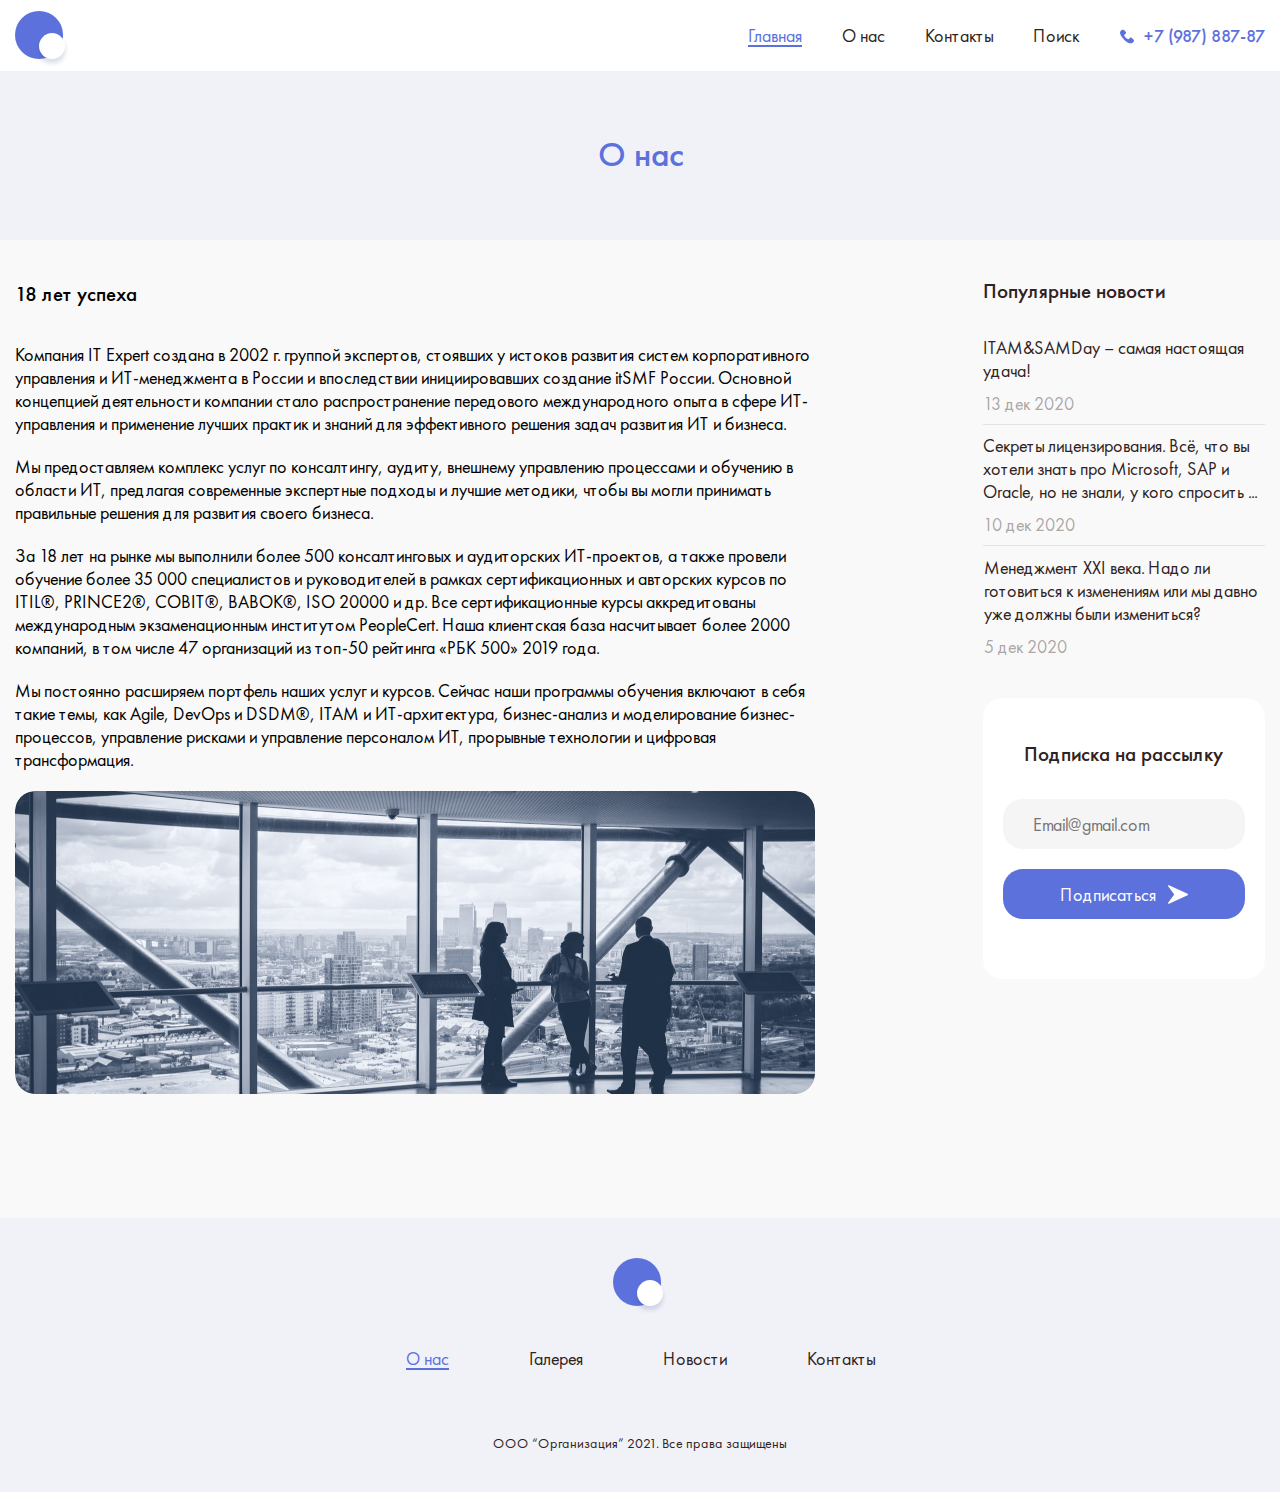
<file: about-us.html>
<!DOCTYPE html>
<html lang="ru">
  <head>
    <meta charset="UTF-8" />
    <meta name="viewport" content="width=device-width, initial-scale=1.0" />
    <title>Главная | Блог</title>
    <link rel="stylesheet" href="css/style.css" />
    <link rel="stylesheet" href="css/normalize.css" />
    <link rel="stylesheet" href="css/post.css" />
    <link rel="stylesheet" href="css/media.css" />
    <link rel="stylesheet" href="css/category.css" />
    <link rel="stylesheet" href="css/contacts.css" />
  </head>
  <body>
    <header class="header">
      <div class="container header__container">
        <a href="index.html" class="logo header__logo">
          <img src="img/logo.svg" alt="Логотип Блога" />
        </a>
        <div class="header__right">
          <nav class="nav header__nav">
            <ul class="nav__list list-reset">
              <li class="nav__item">
                <a href="index.html" class="nav__link nav__link--current">Главная</a>
              </li>
              <li class="nav__item"><a href="#" class="nav__link" target="_blank">О нас</a></li>
              <li class="nav__item">
                <a href="contacts.html" class="nav__link" target="_blank">Контакты</a>
              </li>
              <li class="nav__item"><a href="#" class="nav__link search-link">Поиск</a></li>
            </ul>
          </nav>
          <a href="tel:+798788787" class="phone__item">+7 (987) 887-87</a>
        </div>
        <div class="humburger">
          <button class="btn-menu btn-reset" type="button" aria-label="Open menu" data-popup="popup-menu">
             <span class="btn-menu__box">
               <span class="btn-menu__inner"></span>
             </span>
            </button>
          </div>
      </div>
      <div class="header-search header-search__contacts">
        <button class="btn-reset header-search__close">
          <svg width="10" height="10" viewBox="0 0 10 10" fill="none" xmlns="http://www.w3.org/2000/svg">
            <g clip-path="url(#clip0)">
            <path d="M0.141602 0.834488C-0.0458984 0.646988 -0.0458984 0.334925 0.141602 0.140869C0.335657 -0.0466309 0.641164 -0.0466309 0.83522 0.140869L4.99737 4.31001L9.16651 0.140869C9.35401 -0.0466309 9.66608 -0.0466309 9.85314 0.140869C10.0472 0.334925 10.0472 0.647425 9.85314 0.834488L5.69099 4.99708L9.85314 9.16622C10.0472 9.35372 10.0472 9.66578 9.85314 9.85984C9.66564 10.0473 9.35358 10.0473 9.16651 9.85984L4.99737 5.69069L0.83522 9.85984C0.641164 10.0473 0.335657 10.0473 0.141602 9.85984C-0.0458984 9.66578 -0.0458984 9.35328 0.141602 9.16622L4.30375 4.99708L0.141602 0.834488Z" fill="#C6C6C6"/>
            </g>
            <defs>
            <clipPath id="clip0">
            <rect width="10" height="10" fill="white"/>
            </clipPath>
            </defs>
            </svg>
            
 
        </button>
        <form action="#" class="header-search__form">
          <input type="search" class="header-search__input form-input">
          <button class="header-search__btn form-btn btn-reset">
            <span>Найти</span>
            <svg width="20" height="20" viewBox="0 0 20 20" fill="none" xmlns="http://www.w3.org/2000/svg">
              <path d="M19.8779 18.6996L14.0681 12.8897C15.17 11.5293 15.8334 9.79975 15.8334 7.9167C15.8334 3.55145 12.2819 0 7.91666 0C3.55141 0 0 3.55145 0 7.9167C0 12.2819 3.55145 15.8334 7.9167 15.8334C9.79975 15.8334 11.5293 15.17 12.8897 14.0681L18.6996 19.878C18.8623 20.0407 19.1261 20.0407 19.2889 19.878L19.878 19.2888C20.0407 19.1261 20.0407 18.8623 19.8779 18.6996ZM7.9167 14.1667C4.47024 14.1667 1.66668 11.3631 1.66668 7.9167C1.66668 4.47024 4.47024 1.66668 7.9167 1.66668C11.3631 1.66668 14.1667 4.47024 14.1667 7.9167C14.1667 11.3631 11.3631 14.1667 7.9167 14.1667Z" fill="white"/>
              </svg>
          </button>
              </form>
      </div>
    </header>
    <main class="main">
      <section class="category-banner">
        <h1 class="category-banner__title">О нас</h1>
      </section>
      <section class="post-content">
        <h2 class="visually-hidden">Статьи нашего блога</h2>
        <div class="container post-content__container">
          <div class="post-wrapper">
            <div class="post">
             

              <h1 class="blog-title post-title">
                18 лет успеха
            </h1>
              <p>
                Компания IT Expert создана в 2002 г. группой экспертов, стоявших у истоков развития систем корпоративного управления и ИТ-менеджмента в России и впоследствии инициировавших создание itSMF России. Основной концепцией деятельности компании стало распространение передового международного опыта в сфере ИТ-управления и применение лучших практик и знаний для эффективного решения задач развития ИТ и бизнеса.
              </p>
              <p>
                Мы предоставляем комплекс услуг по консалтингу, аудиту, внешнему управлению процессами и обучению в области ИТ, предлагая современные экспертные подходы и лучшие методики, чтобы вы могли принимать правильные решения для развития своего бизнеса.
              </p>
              <p>
                За 18 лет на рынке мы выполнили более 500 консалтинговых и аудиторских ИТ-проектов, а также провели обучение более 35 000 специалистов и руководителей в рамках сертификационных и авторских курсов по ITIL®, PRINCE2®, COBIT®, BABOK®, ISO 20000 и др. Все сертификационные курсы аккредитованы международным экзаменационным институтом PeopleCert. Наша клиентская база насчитывает более 2000 компаний, в том числе 47 организаций из топ-50 рейтинга «РБК 500» 2019 года.
              </p>
              <p>
                Мы постоянно расширяем портфель наших услуг и курсов. Сейчас наши программы обучения включают в себя такие темы, как Agile, DevOps и DSDM®, ITAM и ИТ-архитектура, бизнес-анализ и моделирование бизнес-процессов, управление рисками и управление персоналом ИТ, прорывные технологии и цифровая трансформация.
              </p>
              <img src="img/post-image.jpg" alt="" />
            </div>
          </div>
          <aside class="sidebar">
            <div class="popular-posts">
              <h3 class="popular-posts__title blog-title">
                Популярные новости
              </h3>
              <ul class="popular-posts__list list-reset">
                <li class="popular-posts__item">
                  <article class="blog-post popular-post__article">
                    <h3 class="blog-post__title blog-title">
                      <a href="post-luck.html" class="blog-post__link" target="_blank">
                        ITAM&SAMDay – самая настоящая удача!
                      </a>
                    </h3>
                    <time class="blog-post__date">13 дек 2020</time>
                  </article>
                </li>
                <li class="popular-posts__item">
                  <article class="blog-post popular-post__article">
                    <h3 class="blog-post__title blog-title">
                      <a href="post-secrets.html" class="blog-post__link" target="_blank">
                        Секреты лицензирования. Всё, что вы хотели знать про
                        Microsoft, SAP и Oracle, но не знали, у кого спросить
                        ...
                      </a>
                    </h3>
                    <time class="blog-post__date">10 дек 2020</time>
                  </article>
                </li>
                <li class="popular-posts__item">
                  <article class="blog-post popular-post__article">
                    <h3 class="blog-post__title blog-title">
                      <a href="post-management.html" class="blog-post__link" target="_blank">
                        Менеджмент XXI века. Надо ли готовиться к изменениям или
                        мы давно уже должны были измениться?
                      </a>
                    </h3>
                    <time class="blog-post__date">5 дек 2020</time>
                  </article>
                </li>
              </ul>
            </div>
            <div class="subscribe">
              <h3 class="subscribe__title blog-title">Подписка на рассылку</h3>
              <form action="#" class="sub-form sub-form__input">
                <input
                  type="email"
                  class="sub-form__input form-input"
                  placeholder="Email@gmail.com"
                />
                <button class="form-btn btn btn-reset">
                  <span>Подписаться</span>
                  <svg
                    width="20"
                    height="21"
                    viewBox="0 0 20 21"
                    fill="none"
                    xmlns="http://www.w3.org/2000/svg"
                  >
                    <g clip-path="url(#clip0)">
                      <path
                        d="M19.5857 9.85046L1.01474 1.27924C0.719033 1.14496 0.366184 1.22496 0.160475 1.47924C-0.046663 1.73352 -0.0538057 2.09494 0.143332 2.35636L6.25033 10.499L0.143332 18.6417C-0.0538057 18.9031 -0.046663 19.2659 0.159046 19.5188C0.297614 19.6917 0.504752 19.7845 0.714747 19.7845C0.816173 19.7845 0.917599 19.7631 1.01331 19.7188L19.5843 11.1476C19.8386 11.0304 20 10.7776 20 10.499C20 10.2205 19.8386 9.9676 19.5857 9.85046Z"
                        fill="white"
                      />
                    </g>
                    <defs>
                      <clipPath id="clip0">
                        <rect
                          width="20"
                          height="20"
                          fill="white"
                          transform="translate(0 0.5)"
                        />
                      </clipPath>
                    </defs>
                  </svg>
                </button>
              </form>
            </div>
          </aside>
        </div>
      </section>
    </main>
    <footer class="footer">
      <div class="footer__container">
        <a class="logo footer__logo">
          <img src="img/logo.svg" alt="Логотип Блога" />
        </a>
        <nav class="nav footer__nav">
          <ul class="nav__list list-reset">
            <li class="nav__item">
              <a class="nav__link nav__link--current">О нас</a>
            </li>
            <li class="nav__item"><a href="#" class="nav__link">Галерея</a></li>
            <li class="nav__item">
              <a href="#" class="nav__link">Новости</a>
            </li>
            <li class="nav__item">
              <a href="#" class="nav__link" target="_blank">Контакты</a>
            </li>
          </ul>
        </nav>
        <small class="footer__copy"
          >ООО “Организация” 2021. Все права защищены</small
        >
      </div>
    </footer>
          <!-- popup-menu -->
    <div class="popup popup-menu">
      <div class="popup__wrapper">
        <div class="popup__inner">
              <div class="popup__content popup__content--fluid popup__content--centered">
                <button class="btn-close btn-reset popup__btn-close popup-close"></button>
                <nav class="mobile-menu__nav popup__mobile-menu">
                  <ul class="mobile-menu__ul">
                    <li class="mobile-menu__li"><a href="index.html" class="mobile-menu__link">Главная</a></li>
                    <li class="mobile-menu__li"><a href="about-us.html" class="mobile-menu__link">О нас</a></li>
                    <li class="mobile-menu__li"><a href="contacts.html" class="mobile-menu__link">Контакты</a></li>
                    <li class="mobile-menu__li"><a href="#" class="mobile-menu__link search-link--mobile popup-close">Поиск</a></li>
                   
                  </ul>
                </nav>
                <div class="phone"> 
                  <a href="tel:+798788787" class="phone__item phone-menu">+7 (987) 887-87</a>
                </div>
                  </div>
</div>
              </div>
         
  </div>
<!-- /. popup-menu -->
  <script src="js/popup.js"></script>
    <script src="js/main.js"></script>
  </body>
</html>
</file>
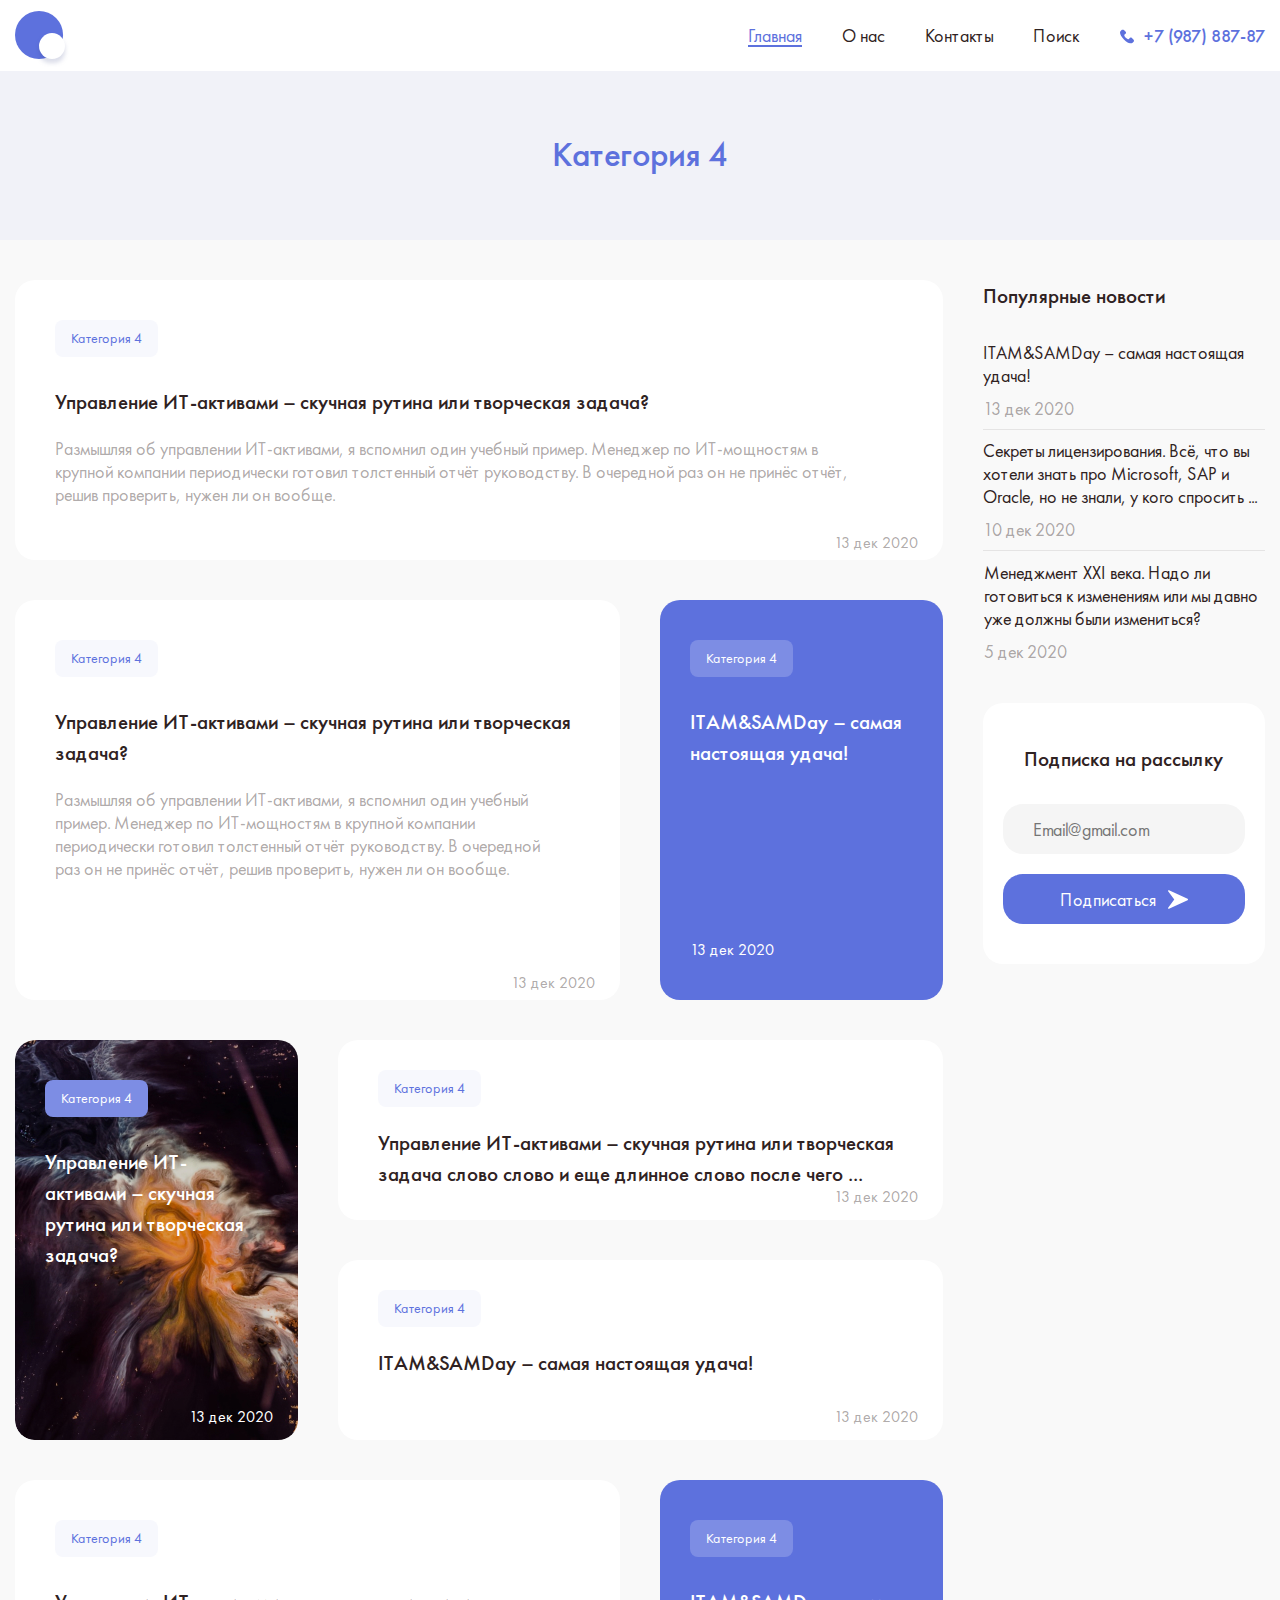
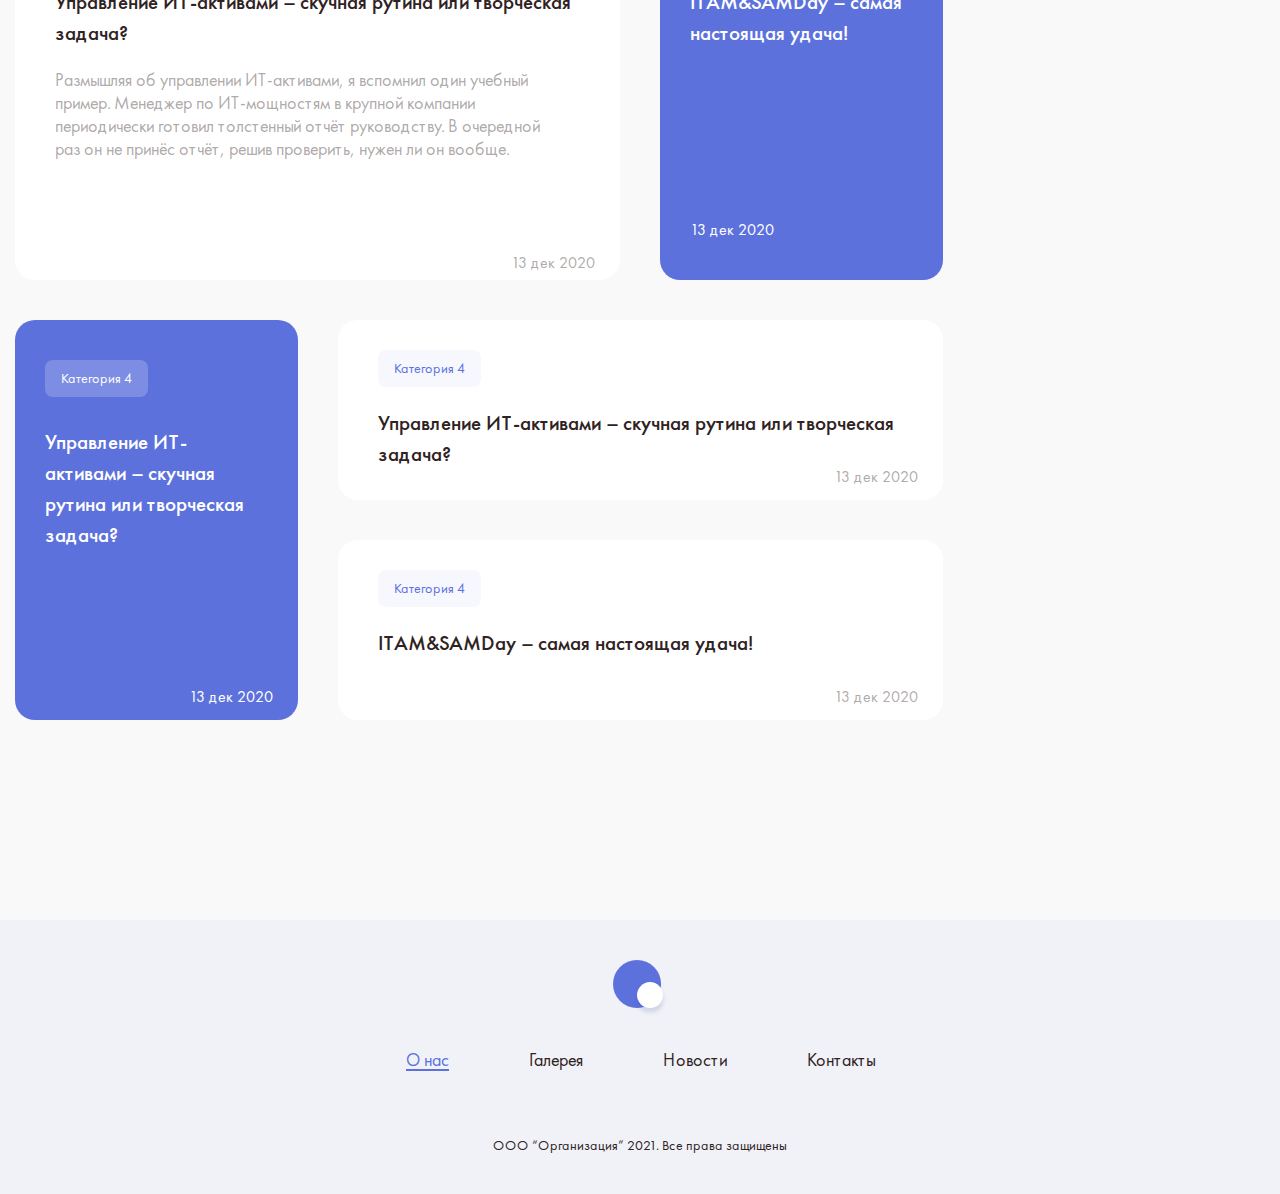
<file: category.html>
<!DOCTYPE html>
<html lang="ru">
  <head>
    <meta charset="UTF-8" />
    <meta name="viewport" content="width=device-width, initial-scale=1.0" />
    <title>Главная | Блог</title>
    <link rel="stylesheet" href="css/style.css" />
    <link rel="stylesheet" href="css/normalize.css" />
    <link rel="stylesheet" href="css/post.css" />
    <link rel="stylesheet" href="css/category.css" />
    <link rel="stylesheet" href="css/contacts.css" />
    <link rel="stylesheet" href="css/media.css" />
  </head>
  <body>
    <header class="header">
      <div class="container header__container">
        <a href="index.html" class="logo header__logo">
          <img src="img/logo.svg" alt="Логотип Блога" />
        </a>
        <div class="header__right">
          <nav class="nav header__nav">
            <ul class="nav__list list-reset">
              <li class="nav__item">
                <a class="nav__link nav__link--current">Главная</a>
              </li>
              <li class="nav__item"><a href="#" class="nav__link" target="_blank">О нас</a></li>
              <li class="nav__item">
                <a href="#" class="nav__link" target="_blank">Контакты</a>
              </li>
              <li class="nav__item">
                <a href="#" class="nav__link search-link">Поиск</a>
              </li>
            </ul>
          </nav>
          <a href="tel:+798788787" class="phone__item">+7 (987) 887-87</a>
        </div>
        <div class="humburger">
          <button class="btn-menu btn-reset" type="button" aria-label="Open menu" data-popup="popup-menu">
            <span class="btn-menu__box">
              <span class="btn-menu__inner"></span>
            </span>
          </button>
        </div>
      </div>
      <div class="header-search header-search__contacts">
        <button class="btn-reset header-search__close">
          <svg width="10" height="10" viewBox="0 0 10 10" fill="none" xmlns="http://www.w3.org/2000/svg">
            <g clip-path="url(#clip0)">
            <path d="M0.141602 0.834488C-0.0458984 0.646988 -0.0458984 0.334925 0.141602 0.140869C0.335657 -0.0466309 0.641164 -0.0466309 0.83522 0.140869L4.99737 4.31001L9.16651 0.140869C9.35401 -0.0466309 9.66608 -0.0466309 9.85314 0.140869C10.0472 0.334925 10.0472 0.647425 9.85314 0.834488L5.69099 4.99708L9.85314 9.16622C10.0472 9.35372 10.0472 9.66578 9.85314 9.85984C9.66564 10.0473 9.35358 10.0473 9.16651 9.85984L4.99737 5.69069L0.83522 9.85984C0.641164 10.0473 0.335657 10.0473 0.141602 9.85984C-0.0458984 9.66578 -0.0458984 9.35328 0.141602 9.16622L4.30375 4.99708L0.141602 0.834488Z" fill="#C6C6C6"/>
            </g>
            <defs>
            <clipPath id="clip0">
            <rect width="10" height="10" fill="white"/>
            </clipPath>
            </defs>
            </svg>
        </button>
        <form action="#" class="header-search__form">
          <input type="search" class="header-search__input form-input" />
          <button class="header-search__btn form-btn btn-reset">
            <span>Найти</span>
            <svg width="20" height="20" viewBox="0 0 20 20" fill="none" xmlns="http://www.w3.org/2000/svg">
              <path d="M19.8779 18.6996L14.0681 12.8897C15.17 11.5293 15.8334 9.79975 15.8334 7.9167C15.8334 3.55145 12.2819 0 7.91666 0C3.55141 0 0 3.55145 0 7.9167C0 12.2819 3.55145 15.8334 7.9167 15.8334C9.79975 15.8334 11.5293 15.17 12.8897 14.0681L18.6996 19.878C18.8623 20.0407 19.1261 20.0407 19.2889 19.878L19.878 19.2888C20.0407 19.1261 20.0407 18.8623 19.8779 18.6996ZM7.9167 14.1667C4.47024 14.1667 1.66668 11.3631 1.66668 7.9167C1.66668 4.47024 4.47024 1.66668 7.9167 1.66668C11.3631 1.66668 14.1667 4.47024 14.1667 7.9167C14.1667 11.3631 11.3631 14.1667 7.9167 14.1667Z" fill="white"/>
              </svg>
              
          </button>
        </form>
      </div>
    </header>
    <main class="main">
      <section class="category-banner">
        <h1 class="category-banner__title">Категория 4</h1>
      </section>
      <section class="content">
        <h2 class="visually-hidden">Статьи нашего блога</h2>
        <div class="container content__container">
          <div class="posts">
            <article class="blog-post blog-post--main">
              <a href="category.html" class="blog-post__category" target="_blank"
                >Категория 4</a
              >
              <h3 class="blog-post__title blog-title">
                <a href="post-hero.html" class="blog-post__link" target="_blank">
                  Управление ИТ-активами – скучная рутина или творческая задача?
                </a>
              </h3>
              <p class="blog-post__descr">
                Размышляя об управлении ИТ-активами, я вспомнил один учебный
                пример. Менеджер по ИТ-мощностям в крупной компании периодически
                готовил толстенный отчёт руководству. В очередной раз он не
                принёс отчёт, решив проверить, нужен ли он вообще.
              </p>
              <time class="blog-post__date">13 дек 2020</time>
            </article>
            <ul class="post-grid list-reset">
              <li class="post-grid__item">
                <article class="blog-post">
                  <a href="category.html" class="blog-post__category" target="_blank"
                    >Категория 4</a
                  >
                  <h3 class="blog-post__title blog-title">
                    <a href="post-hero.html" class="blog-post__link" target="_blank">
                      Управление ИТ-активами – скучная рутина или творческая
                      задача?
                    </a>
                  </h3>
                  <p class="blog-post__descr">
                    Размышляя об управлении ИТ-активами, я вспомнил один учебный
                    пример. Менеджер по ИТ-мощностям в крупной компании
                    периодически готовил толстенный отчёт руководству. В
                    очередной раз он не принёс отчёт, решив проверить, нужен ли
                    он вообще.
                  </p>
                  <time class="blog-post__date">13 дек 2020</time>
                </article>
              </li>
              <li class="post-grid__item">
                <article class="blog-post">
                  <a href="category.html" class="blog-post__category" target="_blank"
                    >Категория 4</a
                  >
                  <h3 class="blog-post__title blog-title">
                    <a href="post-luck.html" class="blog-post__link" target="_blank">
                      ITAM&SAMDay – самая настоящая удача!
                    </a>
                  </h3>
                  <time class="blog-post__date">13 дек 2020</time>
                </article>
              </li>
              <li class="post-grid__item">
                <article
                  class="blog-post"
                  style="background-image: url(./img/bg.jpg)"
                >
                  <a href="category.html" class="blog-post__category"
                    >Категория 4</a
                  >
                  <h3 class="blog-post__title blog-title">
                    <a href="post-hero.html" class="blog-post__link" target="_blank">
                      Управление ИТ-активами – скучная рутина или творческая
                      задача?
                    </a>
                  </h3>
                  <time class="blog-post__date">13 дек 2020</time>
                </article>
              </li>
              <li class="post-grid__item">
                <article class="blog-post">
                  <a href="category.html" class="blog-post__category" target="_blank"
                    >Категория 4</a
                  >
                  <h3 class="blog-post__title blog-title">
                    <a href="post-hero.html" class="blog-post__link">
                      Управление ИТ-активами – скучная рутина или творческая
                      задача слово слово и еще длинное слово после чего ...
                    </a>
                  </h3>
                  <time class="blog-post__date">13 дек 2020</time>
                </article>
              </li>
              <li class="post-grid__item">
                <article class="blog-post">
                  <a href="category.html" class="blog-post__category" target="_blank"
                    >Категория 4</a
                  >
                  <h3 class="blog-post__title blog-title">
                    <a href="post-luck.html" class="blog-post__link" target="_blank">
                      ITAM&SAMDay – самая настоящая удача!
                    </a>
                  </h3>
                  <time class="blog-post__date">13 дек 2020</time>
                </article>
              </li>
              <li class="post-grid__item">
                <article class="blog-post">
                  <a href="category.html" class="blog-post__category" target="_blank"
                    >Категория 4</a
                  >
                  <h3 class="blog-post__title blog-title">
                    <a href="post-hero.html" class="blog-post__link" target="_blank">
                      Управление ИТ-активами – скучная рутина или творческая
                      задача?
                    </a>
                  </h3>
                  <p class="blog-post__descr">
                    Размышляя об управлении ИТ-активами, я вспомнил один учебный
                    пример. Менеджер по ИТ-мощностям в крупной компании
                    периодически готовил толстенный отчёт руководству. В
                    очередной раз он не принёс отчёт, решив проверить, нужен ли
                    он вообще.
                  </p>
                  <time class="blog-post__date">13 дек 2020</time>
                </article>
              </li>
              <li class="post-grid__item">
                <article class="blog-post">
                  <a href="category.html" class="blog-post__category" target="_blank">Категория 4</a>
                  <h3 class="blog-post__title blog-title">
                    <a href="post-luck.html" class="blog-post__link" target="_blank">
                      ITAM&SAMDay – самая настоящая удача!
                    </a>
                  </h3>
                  <time class="blog-post__date">13 дек 2020</time>
                </article>
              </li>
              <li class="post-grid__item">
                <article class="blog-post">
                  <a href="category.html" class="blog-post__category"
                    >Категория 4</a
                  >
                  <h3 class="blog-post__title blog-title">
                    <a href="post-hero.html" class="blog-post__link" target="_blank">
                      Управление ИТ-активами – скучная рутина или творческая
                      задача?
                    </a>
                  </h3>
                  <time class="blog-post__date">13 дек 2020</time>
                </article>
              </li>
              <li class="post-grid__item">
                <article class="blog-post">
                  <a href="category.html" class="blog-post__category" target="_blank"
                    >Категория 4</a
                  >
                  <h3 class="blog-post__title blog-title">
                    <a href="post-hero.html" class="blog-post__link" target="_blank">
                      Управление ИТ-активами – скучная рутина или творческая
                      задача?
                    </a>
                  </h3>
                  <time class="blog-post__date">13 дек 2020</time>
                </article>
              </li>
              <li class="post-grid__item">
                <article class="blog-post">
                  <a href="category.html" class="blog-post__category" target="_blank">
                    Категория 4</a
                  >
                  <h3 class="blog-post__title blog-title">
                    <a href="post-luck.html" class="blog-post__link" target="_blank">
                      ITAM&SAMDay – самая настоящая удача!
                    </a>
                  </h3>
                  <time class="blog-post__date">13 дек 2020</time>
                </article>
              </li>
            </ul>
            <!-- <ul class="pagination list-reset">
              <li class="pagination__item">
                <a href="" class="pagination__link paginatiom__link--current"
                  >1</a
                >
              </li>
              <li class="pagination__item">
                <a href="" class="pagination__link">2</a>
              </li>
              <li class="pagination__item">
                <a href="" class="pagination__link">3</a>
              </li>
              <li class="pagination__item">
                <a href="" class="pagination__link">4</a>
              </li>
            </ul> -->
          </div>
          <aside class="sidebar">
            <div class="popular-posts">
              <h3 class="popular-posts__title blog-title">
                Популярные новости
              </h3>
              <ul class="popular-posts__list list-reset">
                <li class="popular-posts__item">
                  <article class="blog-post popular-post__article">
                    <h3 class="blog-post__title blog-title">
                      <a href="post-luck.html" class="blog-post__link" target="_blank">
                        ITAM&SAMDay – самая настоящая удача!
                      </a>
                    </h3>
                    <time class="blog-post__date">13 дек 2020</time>
                  </article>
                </li>
                <li class="popular-posts__item">
                  <article class="blog-post popular-post__article">
                    <h3 class="blog-post__title blog-title">
                      <a href="post-secrets.html" class="blog-post__link" target="_blank">
                        Секреты лицензирования. Всё, что вы хотели знать про
                        Microsoft, SAP и Oracle, но не знали, у кого спросить
                        ...
                      </a>
                    </h3>
                    <time class="blog-post__date">10 дек 2020</time>
                  </article>
                </li>
                <li class="popular-posts__item">
                  <article class="blog-post popular-post__article">
                    <h3 class="blog-post__title blog-title">
                      <a href="post-management.html" class="blog-post__link" target="_blank">
                        Менеджмент XXI века. Надо ли готовиться к изменениям или
                        мы давно уже должны были измениться?
                      </a>
                    </h3>
                    <time class="blog-post__date">5 дек 2020</time>
                  </article>
                </li>
              </ul>
            </div>
            <div class="subscribe">
              <h3 class="subscribe__title blog-title">Подписка на рассылку</h3>
              <form action="#" class="subscribe__form sub-form">
                <input
                  type="email"
                  class="sub-form__input form-input"
                  placeholder="Email@gmail.com"
                />
                <button class="sub-form__btn form-btn btn-reset">
                  <span>Подписаться</span>
                  <svg
                    width="20"
                    height="21"
                    viewBox="0 0 20 21"
                    fill="none"
                    xmlns="http://www.w3.org/2000/svg"
                  >
                    <g clip-path="url(#clip0)">
                      <path
                        d="M19.5857 9.85046L1.01474 1.27924C0.719033 1.14496 0.366184 1.22496 0.160475 1.47924C-0.046663 1.73352 -0.0538057 2.09494 0.143332 2.35636L6.25033 10.499L0.143332 18.6417C-0.0538057 18.9031 -0.046663 19.2659 0.159046 19.5188C0.297614 19.6917 0.504752 19.7845 0.714747 19.7845C0.816173 19.7845 0.917599 19.7631 1.01331 19.7188L19.5843 11.1476C19.8386 11.0304 20 10.7776 20 10.499C20 10.2205 19.8386 9.9676 19.5857 9.85046Z"
                        fill="white"
                      />
                    </g>
                    <defs>
                      <clipPath id="clip0">
                        <rect
                          width="20"
                          height="20"
                          fill="white"
                          transform="translate(0 0.5)"
                        />
                      </clipPath>
                    </defs>
                  </svg>
                </button>
              </form>
            </div>
          </aside>
        </div>
      </section>
    </main>
    <footer class="footer">
      <div class="footer__container">
        <a class="logo footer__logo">
          <img src="img/logo.svg" alt="Логотип Блога" />
        </a>
        <nav class="nav footer__nav">
          <ul class="nav__list list-reset">
            <li class="nav__item">
              <a class="nav__link nav__link--current">О нас</a>
            </li>
            <li class="nav__item"><a href="#" class="nav__link">Галерея</a></li>
            <li class="nav__item">
              <a href="#" class="nav__link">Новости</a>
            </li>
            <li class="nav__item">
              <a href="contacts.html" class="nav__link" target="_blank">Контакты</a>
            </li>
          </ul>
        </nav>
        <small class="footer__copy"
          >ООО “Организация” 2021. Все права защищены</small
        >
      </div>
    </footer>
         <!-- popup-menu -->
    <div class="popup popup-menu">
      <div class="popup__wrapper">
        <div class="popup__inner">
              <div class="popup__content popup__content--fluid popup__content--centered">
                <button class="btn-close btn-reset popup__btn-close popup-close"></button>
                <nav class="mobile-menu__nav popup__mobile-menu">
                  <ul class="mobile-menu__ul">
                    <li class="mobile-menu__li"><a href="index.html" class="mobile-menu__link">Главная</a></li>
                    <li class="mobile-menu__li"><a href="about-us.html" class="mobile-menu__link">О нас</a></li>
                    <li class="mobile-menu__li"><a href="contacts.html" class="mobile-menu__link">Контакты</a></li>
                    <li class="mobile-menu__li"><a href="#" class="mobile-menu__link search-link--mobile popup-close">Поиск</a></li>
                   
                  </ul>
                </nav>
                <div class="phone"> 
                  <a href="tel:+798788787" class="phone__item phone-menu">+7 (987) 887-87</a>
                </div>
                  </div>
</div>
              </div>
         
  </div>
<!-- /. popup-menu -->
  <script src="js/popup.js"></script>
    <script src="js/main.js"></script>
  </body>
</html>
</file>
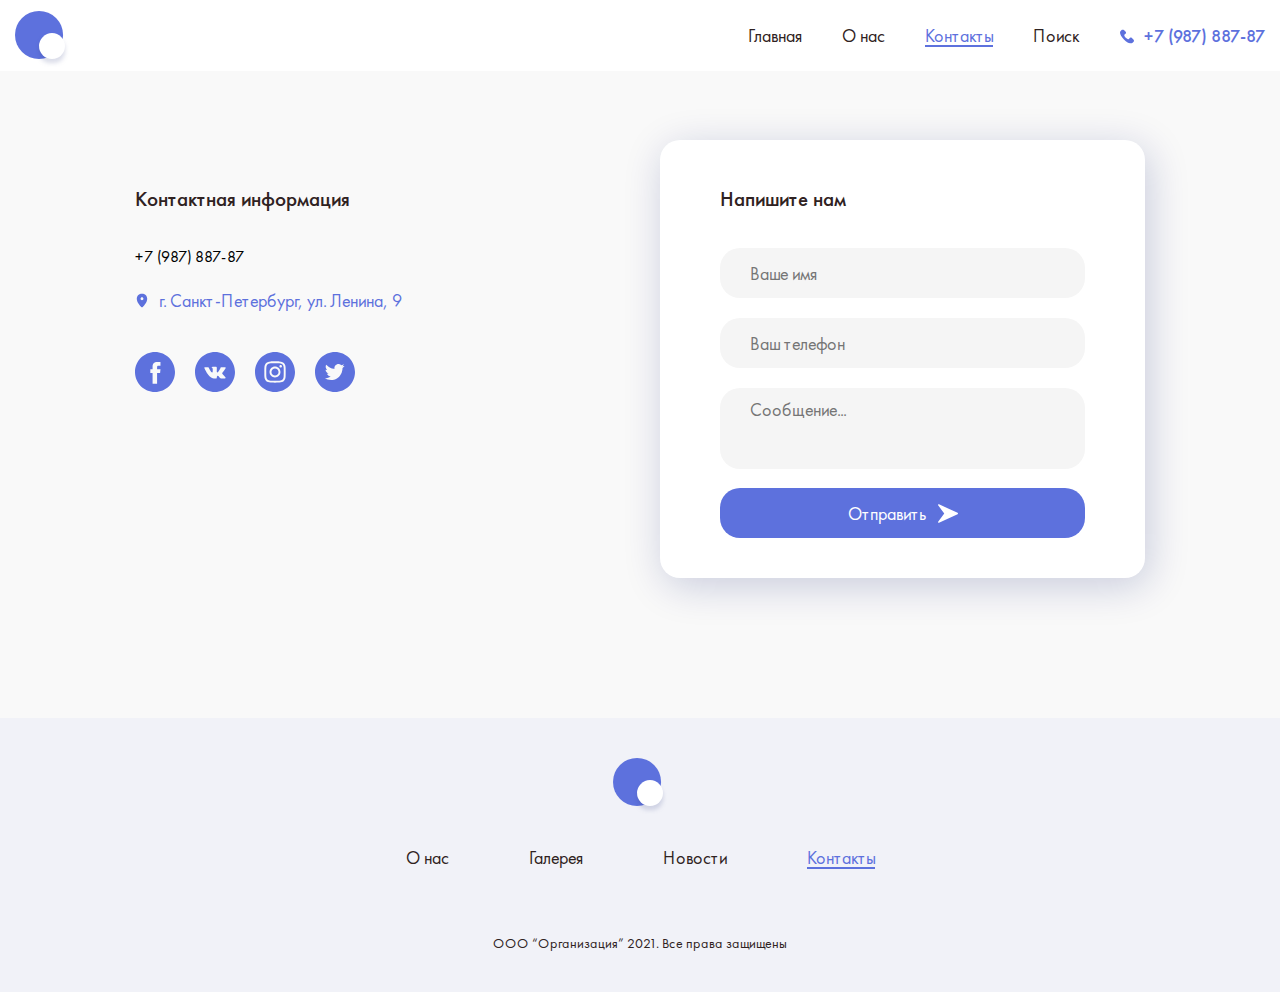
<file: contacts.html>
<!DOCTYPE html>
<html lang="ru">
  <head>
    <meta charset="UTF-8" />
    <meta name="viewport" content="width=device-width, initial-scale=1.0" />
    <title>Главная | Блог</title>
    <link rel="stylesheet" href="css/style.css" />
    <link rel="stylesheet" href="css/contacts.css" />
    <link rel="stylesheet" href="css/normalize.css" />
    <link rel="stylesheet" href="css/post.css" />
    <link rel="stylesheet" href="css/media.css" />
    <link rel="stylesheet" href="css/category.css" />
  </head>
  <body>
    <header class="header">
      <div class="container header__container">
        <a href="index.html" class="logo header__logo">
          <img src="img/logo.svg" alt="Логотип Блога" />
        </a>
        <div class="header__right">
          <nav class="nav header__nav">
            <ul class="nav__list list-reset">
              <li class="nav__item">
                <a href="index.html" class="nav__link">Главная</a>
              </li>
              <li class="nav__item"><a href="about-us.html" class="nav__link">О нас</a></li>
              <li class="nav__item">
                <a href="contacts.html" class="nav__link nav__link--current">Контакты</a>
              </li>
              <li class="nav__item">
                <a href="#" class="nav__link search-link">Поиск</a>
              </li>
            </ul>
          </nav>
          <a href="tel:+798788787" class="phone__item">+7 (987) 887-87</a>
        </div>
        <div class="humburger">
          <button class="btn-menu btn-reset" type="button" aria-label="Open menu" data-popup="popup-menu">
            <span class="btn-menu__box">
              <span class="btn-menu__inner"></span>
            </span>
          </button>
        </div>
      </div>
      <div class="header-search header-search__contacts">
        <button class="btn-reset header-search__close">
          <svg width="10" height="10" viewBox="0 0 10 10" fill="none" xmlns="http://www.w3.org/2000/svg">
            <g clip-path="url(#clip0)">
            <path d="M0.141602 0.834488C-0.0458984 0.646988 -0.0458984 0.334925 0.141602 0.140869C0.335657 -0.0466309 0.641164 -0.0466309 0.83522 0.140869L4.99737 4.31001L9.16651 0.140869C9.35401 -0.0466309 9.66608 -0.0466309 9.85314 0.140869C10.0472 0.334925 10.0472 0.647425 9.85314 0.834488L5.69099 4.99708L9.85314 9.16622C10.0472 9.35372 10.0472 9.66578 9.85314 9.85984C9.66564 10.0473 9.35358 10.0473 9.16651 9.85984L4.99737 5.69069L0.83522 9.85984C0.641164 10.0473 0.335657 10.0473 0.141602 9.85984C-0.0458984 9.66578 -0.0458984 9.35328 0.141602 9.16622L4.30375 4.99708L0.141602 0.834488Z" fill="#C6C6C6"/>
            </g>
            <defs>
            <clipPath id="clip0">
            <rect width="10" height="10" fill="white"/>
            </clipPath>
            </defs>
            </svg>
        </button>
        <form action="#" class="header-search__form">
          <input type="search" class="header-search__input form-input" />
          <button class="header-search__btn form-btn btn-reset">
            <span>Найти</span>
            <svg width="20" height="20" viewBox="0 0 20 20" fill="none" xmlns="http://www.w3.org/2000/svg">
              <path d="M19.8779 18.6996L14.0681 12.8897C15.17 11.5293 15.8334 9.79975 15.8334 7.9167C15.8334 3.55145 12.2819 0 7.91666 0C3.55141 0 0 3.55145 0 7.9167C0 12.2819 3.55145 15.8334 7.9167 15.8334C9.79975 15.8334 11.5293 15.17 12.8897 14.0681L18.6996 19.878C18.8623 20.0407 19.1261 20.0407 19.2889 19.878L19.878 19.2888C20.0407 19.1261 20.0407 18.8623 19.8779 18.6996ZM7.9167 14.1667C4.47024 14.1667 1.66668 11.3631 1.66668 7.9167C1.66668 4.47024 4.47024 1.66668 7.9167 1.66668C11.3631 1.66668 14.1667 4.47024 14.1667 7.9167C14.1667 11.3631 11.3631 14.1667 7.9167 14.1667Z" fill="white"/>
              </svg>
              
          </button>
        </form>
      </div>
    </header>
    <main class="main">
      <section class="contacts">
        <div class="container contacts-container">
          <h1 class="visually-hidden">Контакты</h1>
          <div class="contacts__left">
            <h2 class="contacts__title blog-title">Контактная информация</h2>
            <a href="tel:+798788787" class="phone phone--contacts"
              >+7 (987) 887-87</a
            >
            <address class="address">г. Санкт-Петербург, ул. Ленина, 9</address>
            <ul class="social list-reset">
              <li class="social__item">
                <a
                  href="https://www.facebook.com/"
                  class="social__link social__link--fb"
                  aria-label="Наш фейсбук" target="_blank"
                ></a>
              </li>
              <li class="social__item">
                <a
                  href="#"
                  class="social__link social__link--vk"
                  aria-label="Наш вконтакте" target="_blank"
                ></a>
              </li>
              <li class="social__item">
                <a
                  href="https://www.instagram.com/"
                  class="social__link social__link--insta"
                  aria-label="Наш инстаграм" target="_blank"
                ></a>
              </li>
              <li class="social__item">
                <a
                  href="https://linkedin.com/"
                  class="social__link social__link--tw"
                  aria-label="Наш твиттер" target="_blank"
                ></a>
              </li>
            </ul>
          </div>
          <div class="contacts__right">
            <div class="contacts-form-wrapper">
              <h2 class="contacts__title blog-title">Напишите нам</h2>
              <form action="#" class="callback-form">
                <input
                  type="text"
                  class="form-input callback-form__input"
                  placeholder="Ваше имя"
                />
                <input
                  type="tel"
                  class="form-input callback-form__input"
                  placeholder="Ваш телефон"
                />
                <textarea
                  class="form-input callback-form__textarea"
                  placeholder="Сообщение..."
                ></textarea>
                <button class="callback-form__btn form-btn btn-reset">
                  <span>Отправить</span>
                  <svg
                    width="20"
                    height="21"
                    viewBox="0 0 20 21"
                    fill="none"
                    xmlns="http://www.w3.org/2000/svg"
                  >
                    <g clip-path="url(#clip0)">
                      <path
                        d="M19.5857 9.85046L1.01474 1.27924C0.719033 1.14496 0.366184 1.22496 0.160475 1.47924C-0.046663 1.73352 -0.0538057 2.09494 0.143332 2.35636L6.25033 10.499L0.143332 18.6417C-0.0538057 18.9031 -0.046663 19.2659 0.159046 19.5188C0.297614 19.6917 0.504752 19.7845 0.714747 19.7845C0.816173 19.7845 0.917599 19.7631 1.01331 19.7188L19.5843 11.1476C19.8386 11.0304 20 10.7776 20 10.499C20 10.2205 19.8386 9.9676 19.5857 9.85046Z"
                        fill="white"
                      />
                    </g>
                    <defs>
                      <clipPath id="clip0">
                        <rect
                          width="20"
                          height="20"
                          fill="white"
                          transform="translate(0 0.5)"
                        />
                      </clipPath>
                    </defs>
                  </svg>
                </button>
              </form>
            </div>
          </div>
        </div>
      </section>
    </main>
    <footer class="footer">
      <div class="footer__container">
        <a class="logo footer__logo">
          <img src="img/logo.svg" alt="Логотип Блога" />
        </a>
        <nav class="nav footer__nav">
          <ul class="nav__list list-reset">
            <li class="nav__item">
              <a class="nav__link">О нас</a>
            </li>
            <li class="nav__item"><a href="#" class="nav__link">Галерея</a></li>
            <li class="nav__item">
              <a href="#" class="nav__link">Новости</a>
            </li>
            <li class="nav__item">
              <a href="contacts.html" class="nav__link nav__link--current">Контакты</a>
            </li>
          </ul>
        </nav>
        <small class="footer__copy"
          >ООО “Организация” 2021. Все права защищены</small
        >
      </div>
    </footer>
          <!-- popup-menu -->
    <div class="popup popup-menu">
      <div class="popup__wrapper">
        <div class="popup__inner">
              <div class="popup__content popup__content--fluid popup__content--centered">
                <button class="btn-close btn-reset popup__btn-close popup-close"></button>
                <nav class="mobile-menu__nav popup__mobile-menu">
                  <ul class="mobile-menu__ul">
                    <li class="mobile-menu__li"><a href="index.html" class="mobile-menu__link">Главная</a></li>
                    <li class="mobile-menu__li"><a href="about-us.html" class="mobile-menu__link">О нас</a></li>
                    <li class="mobile-menu__li"><a href="contacts.html" class="mobile-menu__link">Контакты</a></li>
                    <li class="mobile-menu__li"><a href="#" class="mobile-menu__link search-link--mobile popup-close">Поиск</a></li>
                   
                  </ul>
                </nav>
                <div class="phone"> 
                  <a href="tel:+798788787" class="phone__item phone-menu">+7 (987) 887-87</a>
                </div>
                  </div>
</div>
              </div>
         
  </div>
<!-- /. popup-menu -->
  <script src="js/popup.js"></script>
    <script src="js/main.js"></script>
  </body>
</html>
</file>
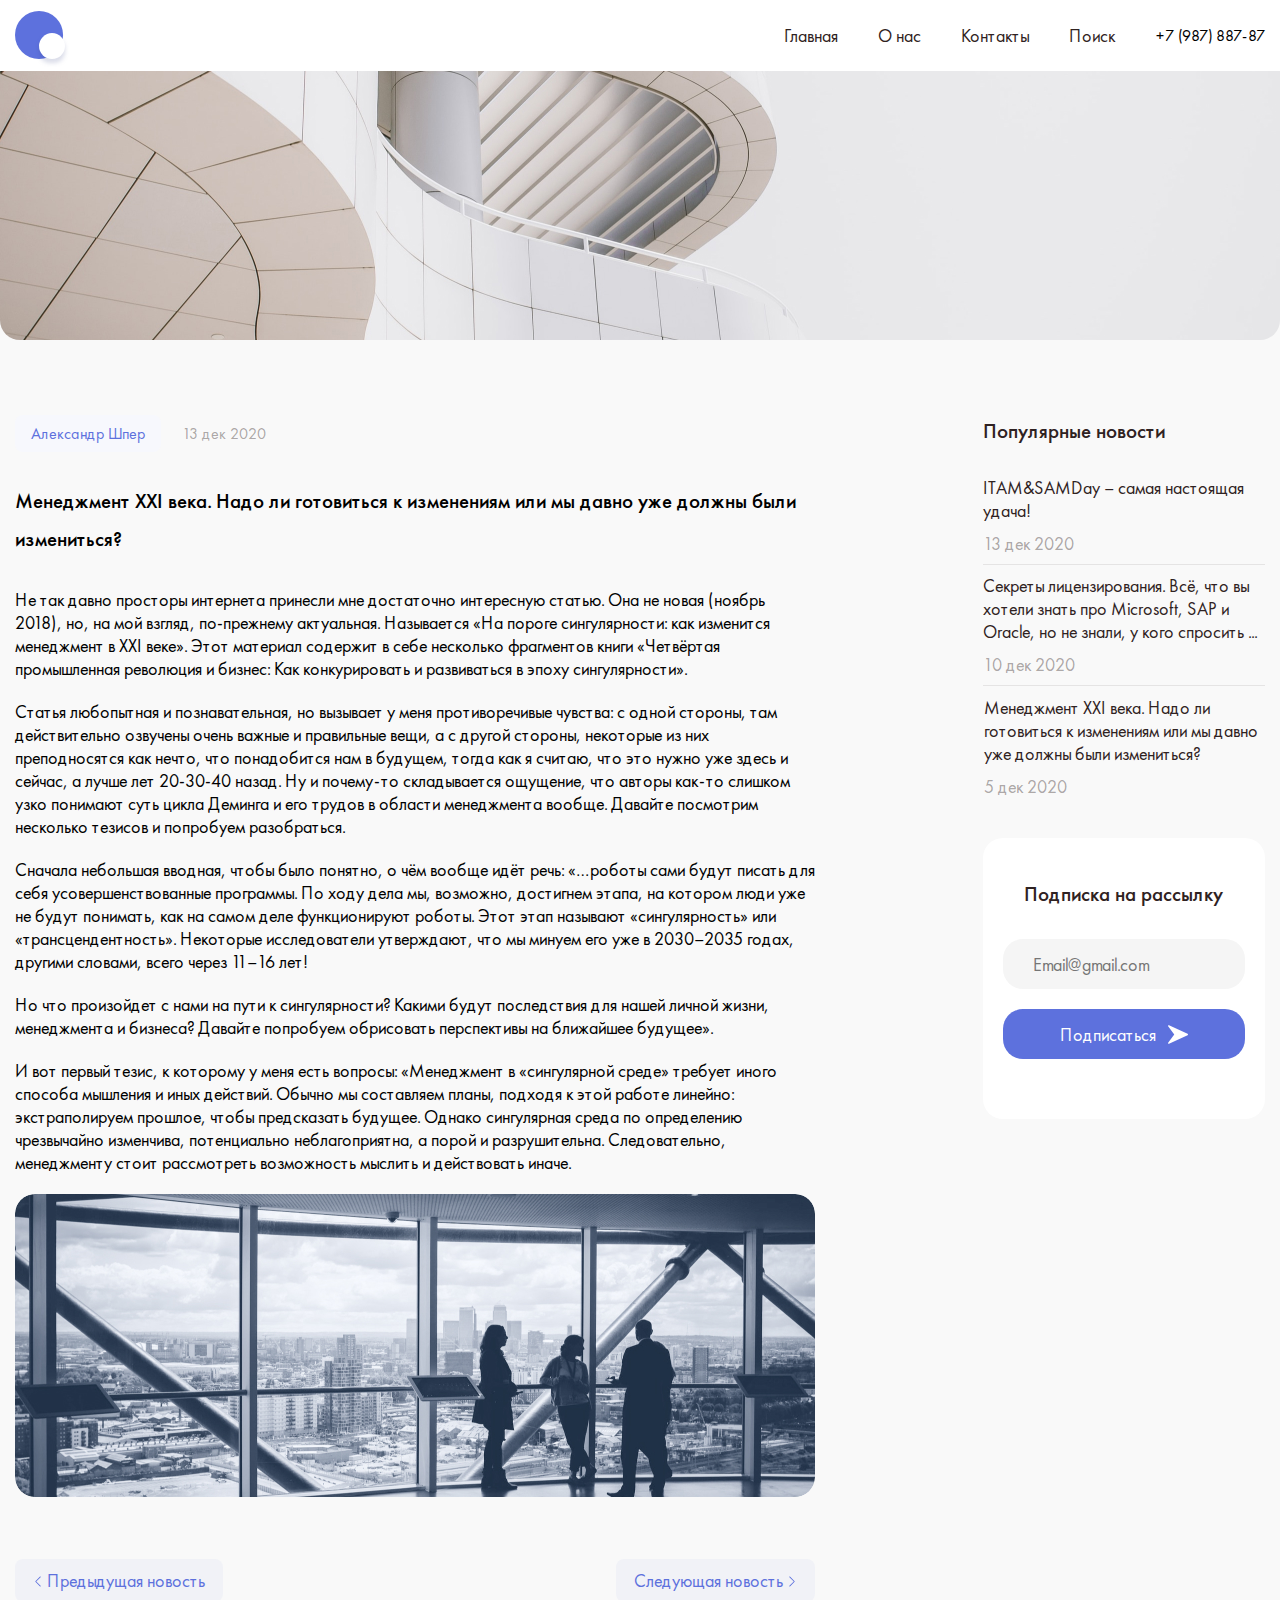
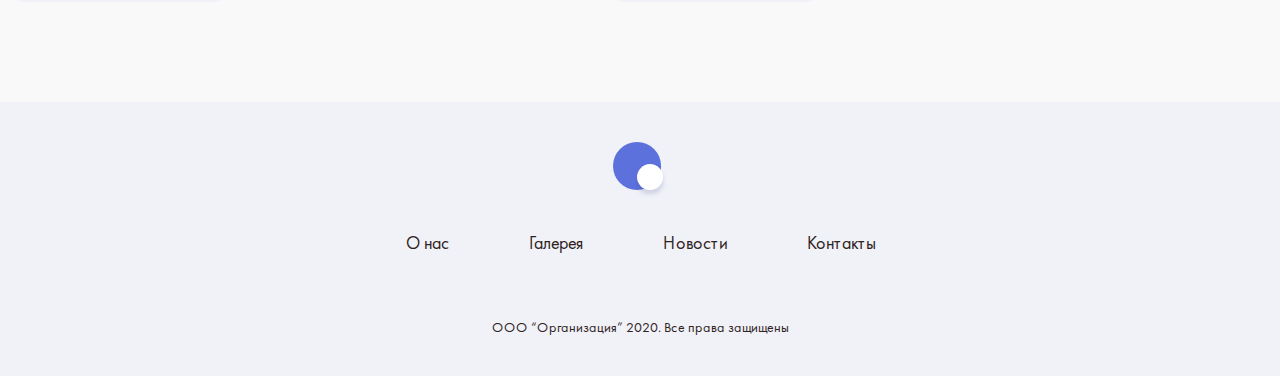
<file: management.html>
<!DOCTYPE html>
<html lang="ru">
  <head>
    <meta charset="UTF-8" />
    <meta name="viewport" content="width=device-width, initial-scale=1.0" />
    <title>Пост | Блог</title>
    <link rel="stylesheet" href="css/style.css" />
    <link rel="stylesheet" href="css/normalize.css" />
    <link rel="stylesheet" href="css/post.css" />
    <link rel="stylesheet" href="css/media.css" />
    <link rel="stylesheet" href="css/category.css" />
    <link rel="stylesheet" href="css/contacts.css">
  </head>
  <body>
    <header class="header">
      <div class="container header__container">
        <a href="index.html" class="logo header__logo">
          <img src="img/logo.svg" alt="Логотип Блога" />
        </a>
        <div class="header__right">
          <nav class="nav header__nav">
            <ul class="nav__list list-reset">
              <li class="nav__item">
                <a class="nav__link">Главная</a>
              </li>
              <li class="nav__item"><a href="#" class="nav__link">О нас</a></li>
              <li class="nav__item">
                <a href="#" class="nav__link">Контакты</a>
              </li>
              <li class="nav__item"><a href="#" class="nav__link search-link">Поиск</a></li>
            </ul>
          </nav>
          <a href="tel:+798788787" class="phone">+7 (987) 887-87</a>
        </div>
      </div>
      <div class="header-search">
        <button class="btn-reset header-search__close">
          <svg width="10" height="10" viewBox="0 0 10 10" fill="none" xmlns="http://www.w3.org/2000/svg">
            <g clip-path="url(#clip0)">
            <path d="M0.141602 0.834488C-0.0458984 0.646988 -0.0458984 0.334925 0.141602 0.140869C0.335657 -0.0466309 0.641164 -0.0466309 0.83522 0.140869L4.99737 4.31001L9.16651 0.140869C9.35401 -0.0466309 9.66608 -0.0466309 9.85314 0.140869C10.0472 0.334925 10.0472 0.647425 9.85314 0.834488L5.69099 4.99708L9.85314 9.16622C10.0472 9.35372 10.0472 9.66578 9.85314 9.85984C9.66564 10.0473 9.35358 10.0473 9.16651 9.85984L4.99737 5.69069L0.83522 9.85984C0.641164 10.0473 0.335657 10.0473 0.141602 9.85984C-0.0458984 9.66578 -0.0458984 9.35328 0.141602 9.16622L4.30375 4.99708L0.141602 0.834488Z" fill="#2F2222"/>
            </g>
            <defs>
            <clipPath id="clip0">
            <rect width="10" height="10" fill="white"/>
            </clipPath>
            </defs>
            </svg>
            
        </button>
        <form action="#" class="header-search__form">
          <input type="search" class="header-search__input form-input">
          <button class="header-search__btn form-btn btn-reset">
            <span>Найти</span>
            <svg width="20" height="20" viewBox="0 0 20 20" fill="none" xmlns="http://www.w3.org/2000/svg">
              <path d="M19.8779 18.6996L14.0681 12.8897C15.17 11.5293 15.8334 9.79975 15.8334 7.9167C15.8334 3.55145 12.2819 0 7.91666 0C3.55141 0 0 3.55145 0 7.9167C0 12.2819 3.55145 15.8334 7.9167 15.8334C9.79975 15.8334 11.5293 15.17 12.8897 14.0681L18.6996 19.878C18.8623 20.0407 19.1261 20.0407 19.2889 19.878L19.878 19.2888C20.0407 19.1261 20.0407 18.8623 19.8779 18.6996ZM7.9167 14.1667C4.47024 14.1667 1.66668 11.3631 1.66668 7.9167C1.66668 4.47024 4.47024 1.66668 7.9167 1.66668C11.3631 1.66668 14.1667 4.47024 14.1667 7.9167C14.1667 11.3631 11.3631 14.1667 7.9167 14.1667Z" fill="white"/>
              </svg>
              
          </button>
              </form>
      </div>
    </header>
    <main class="main">
      <div class="post-banner">
        <div
          class="container post-banner__container"
          style="background-image: url('./img/bg-post.jpg')"
        ></div>
      </div>
      <section class="post-content">
        <h2 class="visually-hidden">Статьи нашего блога</h2>
        <div class="container post-content__container">
          <div class="post-wrapper">
            <div class="post">
              <div class="post-meta">
                <a href="#" class="post-category">Александр Шпер</a>
                <time class="post-date">13 дек 2020</time>
              </div>

              <h1 class="blog-title post-title">
                Менеджмент XXI века. Надо ли готовиться к изменениям или мы давно уже должны были измениться?
              </h1>
              <p>
                Не так давно просторы интернета принесли мне достаточно интересную статью. Она не новая (ноябрь 2018), но, на мой взгляд, по-прежнему актуальная. Называется «На пороге сингулярности: как изменится менеджмент в XXI веке». Этот материал содержит в себе несколько фрагментов книги «Четвёртая промышленная революция и бизнес: Как конкурировать и развиваться в эпоху сингулярности».
              </p>
              <p>
                Статья любопытная и познавательная, но вызывает у меня противоречивые чувства: с одной стороны, там действительно озвучены очень важные и правильные вещи, а с другой стороны, некоторые из них преподносятся как нечто, что понадобится нам в будущем, тогда как я считаю, что это нужно уже здесь и сейчас, а лучше лет 20-30-40 назад. Ну и почему-то складывается ощущение, что авторы как-то слишком узко понимают суть цикла Деминга и его трудов в области менеджмента вообще. Давайте посмотрим несколько тезисов и попробуем разобраться.


              </p>
              <p>
                Сначала небольшая вводная, чтобы было понятно, о чём вообще идёт речь:
                «…роботы сами будут писать для себя усовершенствованные программы. По ходу дела мы, возможно, достигнем этапа, на котором люди уже не будут понимать, как на самом деле функционируют роботы. Этот этап называют «сингулярность» или «трансцендентность». Некоторые исследователи утверждают, что мы минуем его уже в 2030–2035 годах, другими словами, всего через 11–16 лет!
              </p>
              <p>
                Но что произойдет с нами на пути к сингулярности? Какими будут последствия для нашей личной жизни, менеджмента и бизнеса? Давайте попробуем обрисовать перспективы на ближайшее будущее».
              </p>
              <p>И вот первый тезис, к которому у меня есть вопросы:
                «Менеджмент в «сингулярной среде» требует иного способа мышления и иных действий. Обычно мы составляем планы, подходя к этой работе линейно: экстраполируем прошлое, чтобы предсказать будущее. Однако сингулярная среда по определению чрезвычайно изменчива, потенциально неблагоприятна, а порой и разрушительна. Следовательно, менеджменту стоит рассмотреть возможность мыслить и действовать иначе.</p>
              <img src="img/post-image.jpg" alt="" />
            </div>
            <div class="post-links">
              <a href="post.html" class="post-links__link post-links__link--prev">
                <svg
                  width="10"
                  height="11"
                  viewBox="0 0 10 11"
                  fill="none"
                  xmlns="http://www.w3.org/2000/svg"
                >
                  <g clip-path="url(#clip0)">
                    <path
                      d="M2.41344 5.22558L7.03874 0.613083C7.19028 0.462049 7.43563 0.462303 7.58692 0.613865C7.73809 0.765407 7.7377 1.01089 7.58614 1.16205L3.23616 5.50002L7.58629 9.83797C7.73784 9.98914 7.73823 10.2345 7.58708 10.386C7.51124 10.462 7.41188 10.5 7.31253 10.5C7.21342 10.5 7.11446 10.4623 7.03876 10.3868L2.41344 5.77443C2.34046 5.70181 2.2995 5.60299 2.2995 5.50002C2.2995 5.39705 2.34057 5.29834 2.41344 5.22558Z"
                      fill="#5D71DD"
                    />
                  </g>
                  <defs>
                    <clipPath id="clip0">
                      <rect
                        width="10"
                        height="10"
                        fill="white"
                        transform="matrix(-1 0 0 1 10 0.5)"
                      />
                    </clipPath>
                  </defs>
                </svg>
                <span>Предыдущая новость</span>
              </a>
              <a href="post-luck.html" class="post-links__link post-links__link--next">
                <span>Следующая новость</span>
                <svg
                  width="10"
                  height="11"
                  viewBox="0 0 10 11"
                  fill="none"
                  xmlns="http://www.w3.org/2000/svg"
                >
                  <g clip-path="url(#clip0)">
                    <path
                      d="M7.58656 5.22558L2.96126 0.613083C2.80972 0.462049 2.56437 0.462303 2.41308 0.613865C2.26191 0.765407 2.2623 1.01089 2.41386 1.16205L6.76384 5.50002L2.41371 9.83797C2.26216 9.98914 2.26177 10.2345 2.41292 10.386C2.48876 10.462 2.58812 10.5 2.68747 10.5C2.78658 10.5 2.88554 10.4623 2.96124 10.3868L7.58656 5.77443C7.65954 5.70181 7.7005 5.60299 7.7005 5.50002C7.7005 5.39705 7.65943 5.29834 7.58656 5.22558Z"
                      fill="#5D71DD"
                    />
                  </g>
                  <defs>
                    <clipPath id="clip0">
                      <rect
                        width="10"
                        height="10"
                        fill="white"
                        transform="translate(0 0.5)"
                      />
                    </clipPath>
                  </defs>
                </svg>
              </a>
            </div>
          </div>
          <aside class="sidebar">
            <div class="popular-posts">
              <h3 class="popular-posts__title blog-title">
                Популярные новости
              </h3>
              <ul class="popular-posts__list list-reset">
                <li class="popular-posts__item">
                  <article class="blog-post popular-post__article">
                    <h3 class="blog-post__title blog-title">
                      <a href="post-luck.html" class="blog-post__link">
                        ITAM&SAMDay – самая настоящая удача!
                      </a>
                    </h3>
                    <time class="blog-post__date">13 дек 2020</time>
                  </article>
                </li>
                <li class="popular-posts__item">
                  <article class="blog-post popular-post__article">
                    <h3 class="blog-post__title blog-title">
                      <a href="#" class="blog-post__link">
                        Секреты лицензирования. Всё, что вы хотели знать про
                        Microsoft, SAP и Oracle, но не знали, у кого спросить
                        ...
                      </a>
                    </h3>
                    <time class="blog-post__date">10 дек 2020</time>
                  </article>
                </li>
                <li class="popular-posts__item">
                  <article class="blog-post popular-post__article">
                    <h3 class="blog-post__title blog-title">
                      <a href="#" class="blog-post__link">
                        Менеджмент XXI века. Надо ли готовиться к изменениям или
                        мы давно уже должны были измениться?
                      </a>
                    </h3>
                    <time class="blog-post__date">5 дек 2020</time>
                  </article>
                </li>
              </ul>
            </div>
            <div class="subscribe">
              <h3 class="subscribe__title blog-title">Подписка на рассылку</h3>
              <form action="#" class="sub-form sub-form__input">
                <input
                  type="email"
                  class="sub-form__input form-input"
                  placeholder="Email@gmail.com"
                />
                <button class="form-btn btn btn-reset">
                  <span>Подписаться</span>
                  <svg
                    width="20"
                    height="21"
                    viewBox="0 0 20 21"
                    fill="none"
                    xmlns="http://www.w3.org/2000/svg"
                  >
                    <g clip-path="url(#clip0)">
                      <path
                        d="M19.5857 9.85046L1.01474 1.27924C0.719033 1.14496 0.366184 1.22496 0.160475 1.47924C-0.046663 1.73352 -0.0538057 2.09494 0.143332 2.35636L6.25033 10.499L0.143332 18.6417C-0.0538057 18.9031 -0.046663 19.2659 0.159046 19.5188C0.297614 19.6917 0.504752 19.7845 0.714747 19.7845C0.816173 19.7845 0.917599 19.7631 1.01331 19.7188L19.5843 11.1476C19.8386 11.0304 20 10.7776 20 10.499C20 10.2205 19.8386 9.9676 19.5857 9.85046Z"
                        fill="white"
                      />
                    </g>
                    <defs>
                      <clipPath id="clip0">
                        <rect
                          width="20"
                          height="20"
                          fill="white"
                          transform="translate(0 0.5)"
                        />
                      </clipPath>
                    </defs>
                  </svg>
                </button>
              </form>
            </div>
          </aside>
        </div>
      </section>
    </main>
    <footer class="footer">
      <div class="footer__container">
        <a class="logo footer__logo">
          <img src="img/logo.svg" alt="Логотип Блога" />
        </a>
        <nav class="nav footer__nav">
          <ul class="nav__list list-reset">
            <li class="nav__item">
              <a class="nav__link">О нас</a>
            </li>
            <li class="nav__item"><a href="#" class="nav__link">Галерея</a></li>
            <li class="nav__item">
              <a href="#" class="nav__link">Новости</a>
            </li>
            <li class="nav__item">
              <a href="#" class="nav__link">Контакты</a>
            </li>
          </ul>
        </nav>
        <small class="footer__copy"
          >ООО “Организация” 2020. Все права защищены</small
        >
      </div>
    </footer>
    <script src="js/main.js">
    </script>
  </body>
</html>
</file>
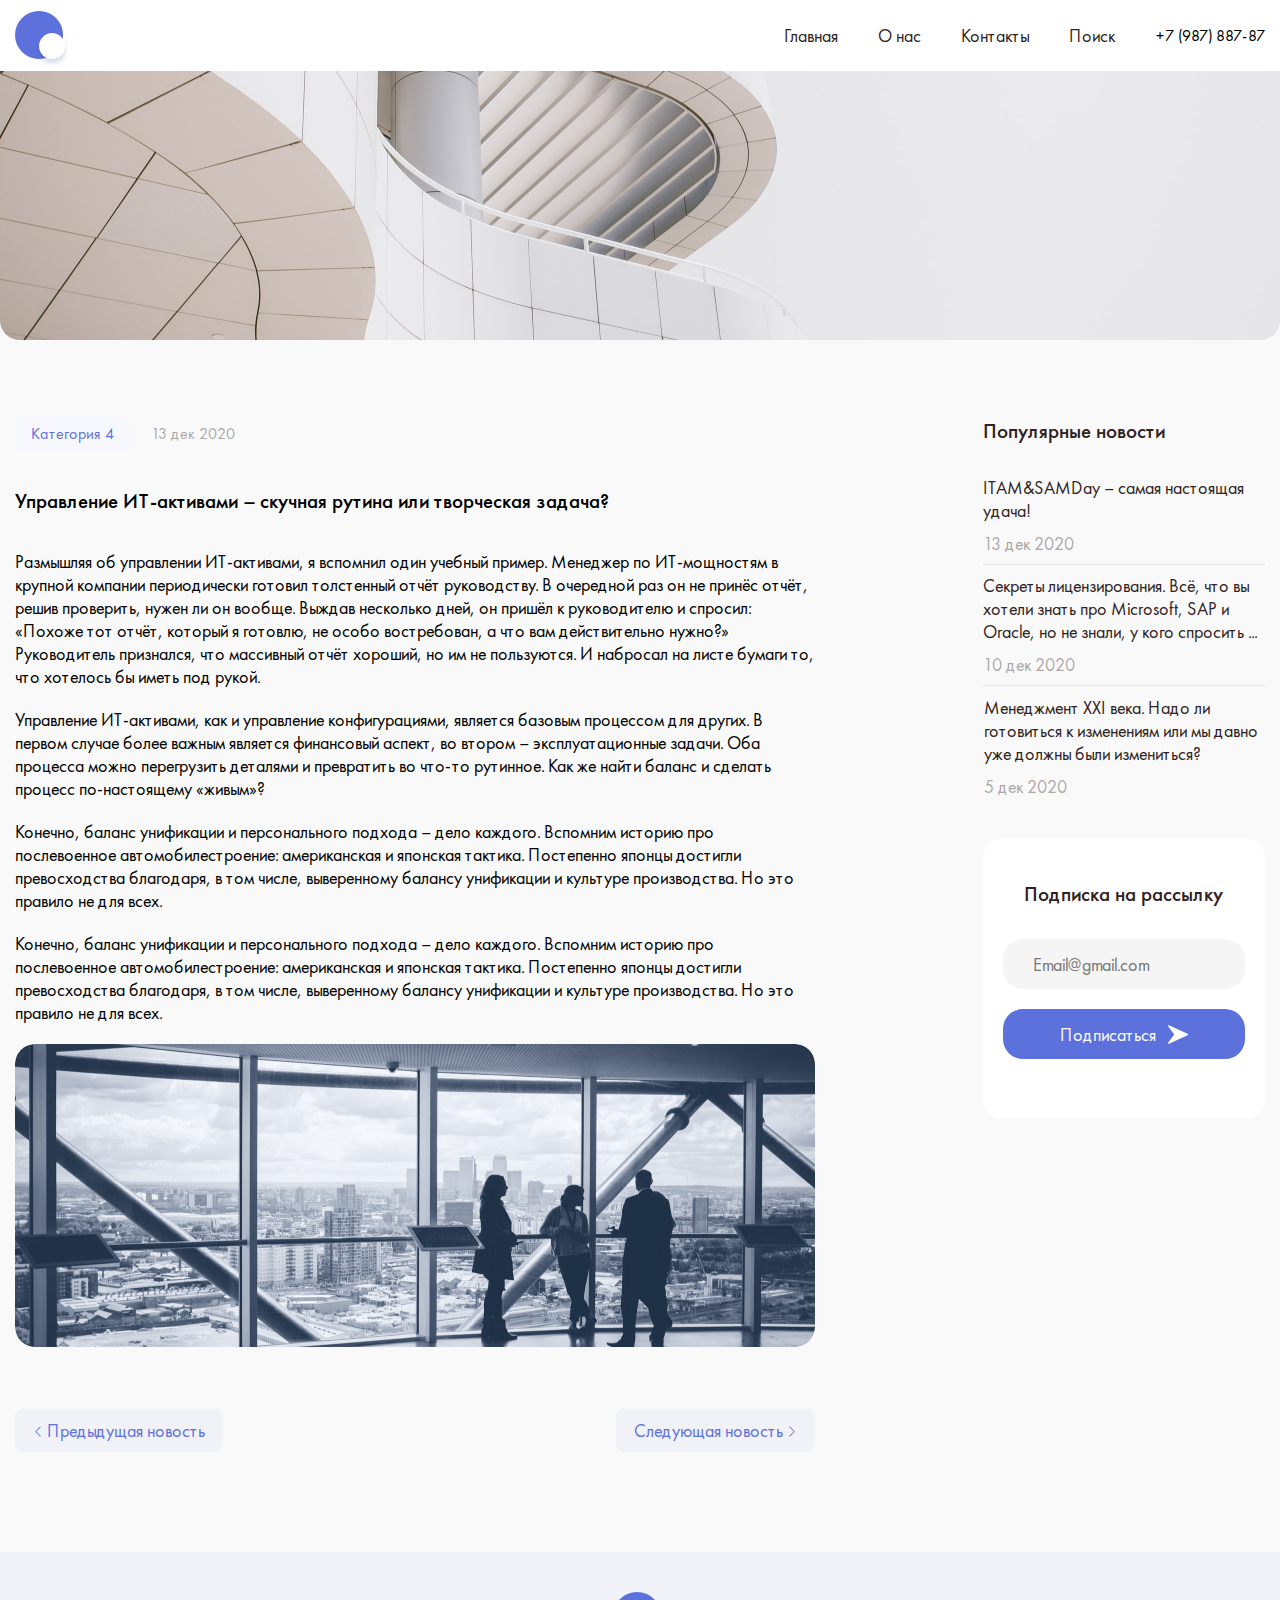
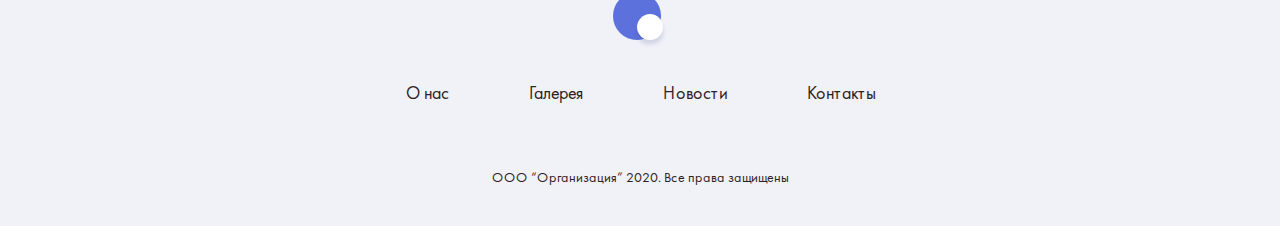
<file: post.html>
<!DOCTYPE html>
<html lang="ru">
  <head>
    <meta charset="UTF-8" />
    <meta name="viewport" content="width=device-width, initial-scale=1.0" />
    <title>Пост | Блог</title>
    <link rel="stylesheet" href="css/style.css" />
    <link rel="stylesheet" href="css/normalize.css" />
    <link rel="stylesheet" href="css/post.css" />
    <link rel="stylesheet" href="css/media.css" />
    <link rel="stylesheet" href="css/category.css" />
    <link rel="stylesheet" href="css/contacts.css" />
  </head>
  <body>
    <header class="header">
      <div class="container header__container">
        <a href="index.html" class="logo header__logo">
          <img src="img/logo.svg" alt="Логотип Блога" />
        </a>
        <div class="header__right">
          <nav class="nav header__nav">
            <ul class="nav__list list-reset">
              <li class="nav__item">
                <a class="nav__link">Главная</a>
              </li>
              <li class="nav__item"><a href="#" class="nav__link">О нас</a></li>
              <li class="nav__item">
                <a href="#" class="nav__link">Контакты</a>
              </li>
              <li class="nav__item">
                <a href="#" class="nav__link search-link">Поиск</a>
              </li>
            </ul>
          </nav>
          <a href="tel:+798788787" class="phone">+7 (987) 887-87</a>
        </div>
      </div>
      <div class="header-search">
        <button class="btn-reset header-search__close">
          <svg
            width="10"
            height="10"
            viewBox="0 0 10 10"
            fill="none"
            xmlns="http://www.w3.org/2000/svg"
          >
            <g clip-path="url(#clip0)">
              <path
                d="M0.141602 0.834488C-0.0458984 0.646988 -0.0458984 0.334925 0.141602 0.140869C0.335657 -0.0466309 0.641164 -0.0466309 0.83522 0.140869L4.99737 4.31001L9.16651 0.140869C9.35401 -0.0466309 9.66608 -0.0466309 9.85314 0.140869C10.0472 0.334925 10.0472 0.647425 9.85314 0.834488L5.69099 4.99708L9.85314 9.16622C10.0472 9.35372 10.0472 9.66578 9.85314 9.85984C9.66564 10.0473 9.35358 10.0473 9.16651 9.85984L4.99737 5.69069L0.83522 9.85984C0.641164 10.0473 0.335657 10.0473 0.141602 9.85984C-0.0458984 9.66578 -0.0458984 9.35328 0.141602 9.16622L4.30375 4.99708L0.141602 0.834488Z"
                fill="#2F2222"
              />
            </g>
            <defs>
              <clipPath id="clip0">
                <rect width="10" height="10" fill="white" />
              </clipPath>
            </defs>
          </svg>
        </button>
        <form action="#" class="header-search__form">
          <input type="search" class="header-search__input form-input" />
          <button class="header-search__btn form-btn btn-reset">
            <span>Найти</span>
            <svg
              width="20"
              height="20"
              viewBox="0 0 20 20"
              fill="none"
              xmlns="http://www.w3.org/2000/svg"
            >
              <path
                d="M19.8779 18.6996L14.0681 12.8897C15.17 11.5293 15.8334 9.79975 15.8334 7.9167C15.8334 3.55145 12.2819 0 7.91666 0C3.55141 0 0 3.55145 0 7.9167C0 12.2819 3.55145 15.8334 7.9167 15.8334C9.79975 15.8334 11.5293 15.17 12.8897 14.0681L18.6996 19.878C18.8623 20.0407 19.1261 20.0407 19.2889 19.878L19.878 19.2888C20.0407 19.1261 20.0407 18.8623 19.8779 18.6996ZM7.9167 14.1667C4.47024 14.1667 1.66668 11.3631 1.66668 7.9167C1.66668 4.47024 4.47024 1.66668 7.9167 1.66668C11.3631 1.66668 14.1667 4.47024 14.1667 7.9167C14.1667 11.3631 11.3631 14.1667 7.9167 14.1667Z"
                fill="white"
              />
            </svg>
          </button>
        </form>
      </div>
    </header>
    <main class="main">
      <div class="post-banner">
        <div
          class="container post-banner__container"
          style="background-image: url('./img/bg-post.jpg')"
        ></div>
      </div>
      <section class="post-content">
        <h2 class="visually-hidden">Статьи нашего блога</h2>
        <div class="container post-content__container">
          <div class="post-wrapper">
            <div class="post">
              <div class="post-meta">
                <a href="#" class="post-category">Категория 4</a>
                <time class="post-date">13 дек 2020</time>
              </div>

              <h1 class="blog-title post-title">
                Управление ИТ-активами – скучная рутина или творческая задача?
              </h1>
              <p>
                Размышляя об управлении ИТ-активами, я вспомнил один учебный
                пример. Менеджер по ИТ-мощностям в крупной компании периодически
                готовил толстенный отчёт руководству. В очередной раз он не
                принёс отчёт, решив проверить, нужен ли он вообще. Выждав
                несколько дней, он пришёл к руководителю и спросил: «Похоже тот
                отчёт, который я готовлю, не особо востребован, а что вам
                действительно нужно?» Руководитель признался, что массивный
                отчёт хороший, но им не пользуются. И набросал на листе бумаги
                то, что хотелось бы иметь под рукой.
              </p>
              <p>
                Управление ИТ-активами, как и управление конфигурациями,
                является базовым процессом для других. В первом случае более
                важным является финансовый аспект, во втором – эксплуатационные
                задачи. Оба процесса можно перегрузить деталями и превратить во
                что-то рутинное. Как же найти баланс и сделать процесс
                по-настоящему «живым»?
              </p>
              <p>
                Конечно, баланс унификации и персонального подхода – дело
                каждого. Вспомним историю про послевоенное автомобилестроение:
                американская и японская тактика. Постепенно японцы достигли
                превосходства благодаря, в том числе, выверенному балансу
                унификации и культуре производства. Но это правило не для всех.
              </p>
              <p>
                Конечно, баланс унификации и персонального подхода – дело
                каждого. Вспомним историю про послевоенное автомобилестроение:
                американская и японская тактика. Постепенно японцы достигли
                превосходства благодаря, в том числе, выверенному балансу
                унификации и культуре производства. Но это правило не для всех.
              </p>
              <img src="img/post-image.jpg" alt="" />
            </div>
            <div class="post-links">
              <a href="" class="post-links__link post-links__link--prev">
                <svg
                  width="10"
                  height="11"
                  viewBox="0 0 10 11"
                  fill="none"
                  xmlns="http://www.w3.org/2000/svg"
                >
                  <g clip-path="url(#clip0)">
                    <path
                      d="M2.41344 5.22558L7.03874 0.613083C7.19028 0.462049 7.43563 0.462303 7.58692 0.613865C7.73809 0.765407 7.7377 1.01089 7.58614 1.16205L3.23616 5.50002L7.58629 9.83797C7.73784 9.98914 7.73823 10.2345 7.58708 10.386C7.51124 10.462 7.41188 10.5 7.31253 10.5C7.21342 10.5 7.11446 10.4623 7.03876 10.3868L2.41344 5.77443C2.34046 5.70181 2.2995 5.60299 2.2995 5.50002C2.2995 5.39705 2.34057 5.29834 2.41344 5.22558Z"
                      fill="#5D71DD"
                    />
                  </g>
                  <defs>
                    <clipPath id="clip0">
                      <rect
                        width="10"
                        height="10"
                        fill="white"
                        transform="matrix(-1 0 0 1 10 0.5)"
                      />
                    </clipPath>
                  </defs>
                </svg>
                <span>Предыдущая новость</span>
              </a>
              <a href="" class="post-links__link post-links__link--next">
                <span>Следующая новость</span>
                <svg
                  width="10"
                  height="11"
                  viewBox="0 0 10 11"
                  fill="none"
                  xmlns="http://www.w3.org/2000/svg"
                >
                  <g clip-path="url(#clip0)">
                    <path
                      d="M7.58656 5.22558L2.96126 0.613083C2.80972 0.462049 2.56437 0.462303 2.41308 0.613865C2.26191 0.765407 2.2623 1.01089 2.41386 1.16205L6.76384 5.50002L2.41371 9.83797C2.26216 9.98914 2.26177 10.2345 2.41292 10.386C2.48876 10.462 2.58812 10.5 2.68747 10.5C2.78658 10.5 2.88554 10.4623 2.96124 10.3868L7.58656 5.77443C7.65954 5.70181 7.7005 5.60299 7.7005 5.50002C7.7005 5.39705 7.65943 5.29834 7.58656 5.22558Z"
                      fill="#5D71DD"
                    />
                  </g>
                  <defs>
                    <clipPath id="clip0">
                      <rect
                        width="10"
                        height="10"
                        fill="white"
                        transform="translate(0 0.5)"
                      />
                    </clipPath>
                  </defs>
                </svg>
              </a>
            </div>
          </div>
          <aside class="sidebar">
            <div class="popular-posts">
              <h3 class="popular-posts__title blog-title">
                Популярные новости
              </h3>
              <ul class="popular-posts__list list-reset">
                <li class="popular-posts__item">
                  <article class="blog-post popular-post__article">
                    <h3 class="blog-post__title blog-title">
                      <a href="post-luck.html" class="blog-post__link">
                        ITAM&SAMDay – самая настоящая удача!
                      </a>
                    </h3>
                    <time class="blog-post__date">13 дек 2020</time>
                  </article>
                </li>
                <li class="popular-posts__item">
                  <article class="blog-post popular-post__article">
                    <h3 class="blog-post__title blog-title">
                      <a href="post-secrets.html" class="blog-post__link">
                        Секреты лицензирования. Всё, что вы хотели знать про
                        Microsoft, SAP и Oracle, но не знали, у кого спросить
                        ...
                      </a>
                    </h3>
                    <time class="blog-post__date">10 дек 2020</time>
                  </article>
                </li>
                <li class="popular-posts__item">
                  <article class="blog-post popular-post__article">
                    <h3 class="blog-post__title blog-title">
                      <a href="post-management.html" class="blog-post__link">
                        Менеджмент XXI века. Надо ли готовиться к изменениям или
                        мы давно уже должны были измениться?
                      </a>
                    </h3>
                    <time class="blog-post__date">5 дек 2020</time>
                  </article>
                </li>
              </ul>
            </div>
            <div class="subscribe">
              <h3 class="subscribe__title blog-title">Подписка на рассылку</h3>
              <form action="#" class="sub-form sub-form__input">
                <input
                  type="email"
                  class="sub-form__input form-input"
                  placeholder="Email@gmail.com"
                />
                <button class="form-btn btn btn-reset">
                  <span>Подписаться</span>
                  <svg
                    width="20"
                    height="21"
                    viewBox="0 0 20 21"
                    fill="none"
                    xmlns="http://www.w3.org/2000/svg"
                  >
                    <g clip-path="url(#clip0)">
                      <path
                        d="M19.5857 9.85046L1.01474 1.27924C0.719033 1.14496 0.366184 1.22496 0.160475 1.47924C-0.046663 1.73352 -0.0538057 2.09494 0.143332 2.35636L6.25033 10.499L0.143332 18.6417C-0.0538057 18.9031 -0.046663 19.2659 0.159046 19.5188C0.297614 19.6917 0.504752 19.7845 0.714747 19.7845C0.816173 19.7845 0.917599 19.7631 1.01331 19.7188L19.5843 11.1476C19.8386 11.0304 20 10.7776 20 10.499C20 10.2205 19.8386 9.9676 19.5857 9.85046Z"
                        fill="white"
                      />
                    </g>
                    <defs>
                      <clipPath id="clip0">
                        <rect
                          width="20"
                          height="20"
                          fill="white"
                          transform="translate(0 0.5)"
                        />
                      </clipPath>
                    </defs>
                  </svg>
                </button>
              </form>
            </div>
          </aside>
        </div>
      </section>
    </main>
    <footer class="footer">
      <div class="footer__container">
        <a class="logo footer__logo">
          <img src="img/logo.svg" alt="Логотип Блога" />
        </a>
        <nav class="nav footer__nav">
          <ul class="nav__list list-reset">
            <li class="nav__item">
              <a class="nav__link">О нас</a>
            </li>
            <li class="nav__item"><a href="#" class="nav__link">Галерея</a></li>
            <li class="nav__item">
              <a href="#" class="nav__link">Новости</a>
            </li>
            <li class="nav__item">
              <a href="#" class="nav__link">Контакты</a>
            </li>
          </ul>
        </nav>
        <small class="footer__copy"
          >ООО “Организация” 2020. Все права защищены</small
        >
      </div>
    </footer>
    <script src="js/main.js"></script>
  </body>
</html>
</file>
<file: css/style.css>
@font-face {
  font-family: "Futura PT";
  src: url("../fonts/FuturaPTBook.woff2") format("woff2"),
    url("../fonts/FuturaPTBook.woff") format("woff");
  font-display: swap;
  font-weight: 400;
  font-style: normal;
}
@font-face {
  font-family: "Futura PT";
  src: url("../fonts/FuturaPTMedium.woff2") format("woff2"),
    url("../fonts/FuturaPTMedium.woff") format("woff");
  font-display: swap;
  font-weight: 500;
  font-style: normal;
}
* {
  box-sizing: border-box;
}

a {
  color: inherit;
  text-decoration: none;
}

img {
  max-width: 100%;
}

.list-reset {
  margin: 0;
  padding: 0;
  list-style-type: none;
  cursor: pointer;
}

.no-scroll {
  overflow: hidden;
}
.btn-reset {
  padding: 0;
  border: none;
  background-color: transparent;
  cursor: pointer;
}

:root {
  --accent-color: #5d71dd;
  --dark-color: #2f2222;
  --grid-gap: 40px;
}

body {
  overflow-anchor: none;
  margin: 0;
  font-family: "Futura PT", sans-serif;
  font-weight: 400;
  background-color: #f9f9f9;
}

.container {
  max-width: 1430px;
  padding: 0 15px;
  margin: 0 auto;
}

.visually-hidden {
  position: absolute !important;
  clip: rect(1px 1px 1px 1px); /* IE6, IE7 */
  clip: rect(1px, 1px, 1px, 1px);
  padding: 0 !important;
  border: 0 !important;
  height: 1px !important;
  width: 1px !important;
  overflow: hidden;
}

.blog-title {
  margin: 0;
  font-style: normal;
  font-weight: 500;
  font-size: 24px;
  line-height: 31px;
  color: var(--dark-color);
}

.form-input {
  width: 100%;
  border-radius: 20px;
  background: #f5f5f5;
  padding-left: 30px;
  height: 50px;
  font-family: Futura PT, sans-serif;
  font-style: normal;
  font-weight: 400;
  font-size: 18px;
  line-height: 23px;
  color: rgba(47, 34, 34, 0.4);
  border: none;
  display: block;
}

.form-btn {
  width: 100%;
  background: var(--accent-color);
  border-radius: 20px;
  height: 50px;
  font-family: Futura PT, sans-serif;
  font-style: normal;
  font-weight: normal;
  font-size: 18px;
  line-height: 23px;
  color: #ffffff;
  display: flex;
  align-items: center;
  justify-content: center;
}

.form-btn span {
  margin-right: 12px;
}

/* === header === */


.mobile-menu__nav {
  width: 100%;
  height: 100%;
  display: flex;
  flex-direction: column;
  justify-content: center;
}

.mobile-menu__ul {
  font-size: 34px;
  font-weight: 500;
  list-style: none;
  padding: 0;
  margin: 0;
}

.mobile-menu__link {
  transition: color 0.3s;
  padding: 20px 0;
  color: #5d71dd;
  transition: background 0.2s, color 0.2s, opacity 0.2s;
  /* font-weight: 800; */
  text-align: center;
  display: block;
  font-weight: 900;
}

.mobile-menu__link:hover {
  background-color: #5d71dd;
  color: #ffffff;
}

.mobile-menu__link:active {
  opacity: 0.8;
}

.popup__mobile-menu {
  margin-bottom: 35px;
}
.header {
  position: fixed;
  background-color: #ffffff;
  padding-top: 6px;
  padding-bottom: 5px;
  width: 100%;
  z-index: 100;
  /* border-bottom: 1px solid #aca7a7; */
}

.header__container {
  display: flex;
  align-items: center;
  justify-content: space-between;
}

.header__logo {
  transform: translateY(5px);
}

.header__nav {
  margin-right: 41px;
}

.nav__item:not(:last-child) {
  margin-right: var(--grid-gap);
}

.header__right {
  display: flex;
  align-items: center;
}

.nav__list {
  display: flex;
  align-items: center;
}

.phone__item {
  font-size: 18px;
  font-weight: 500;
  color: var(--accent-color);
  background-image: url(../img/phone.svg);
  background-repeat: no-repeat;
  background-position: left center;
  padding-left: 24px;
}

.phone-menu {
  font-size: 18px;
  font-weight: 500;
  color: var(--accent-color);
  background-image: url(../img/phone.svg);
  background-repeat: no-repeat;
  background-position: left center;
  padding-left: 24px;
}
.nav__link {
  position: relative;
  font-size: 18px;
  color: var(--dark-color);
  transition: color 0.3s ease-in-out;
}

.nav__link:hover {
  color: #5d71dd;
}

.nav__link--current {
  color: var(--accent-color);
}

.nav__link--current::after {
  content: "";
  position: absolute;
  left: 0;
  bottom: 0;
  width: 100%;
  height: 2px;
  background-color: currentColor;
}

.banner {
  height: 300px;
  background-image: url(../img/banner.jpg);
  background-position: center;
  background-repeat: no-repeat;
  background-size: cover;
}

.content {
  padding-top: var(--grid-gap);
  padding-bottom: 110px;
}

.content__container {
  display: grid;
  grid-template-columns: repeat(4, 1fr);
  gap: var(--grid-gap);
}

.posts {
  grid-column: 3 span;
}

.blog-post {
  position: relative;
  padding: var(--grid-gap);
  width: 100%;
  height: 100%;
  border-radius: 20px;
  background-color: #fff;
  background-size: cover;
  background-repeat: no-repeat;
  background-position: center;
  transition: background-color 0.3s ease-in-out, box-shadow 0.3s ease-in-out;
}

.blog-post--main {
  height: 280px;
  margin-bottom: var(--grid-gap);
}

.blog-post__category {
  position: relative;
  z-index: 5;
  margin-bottom: 29px;
  display: inline-block;
  border-radius: 8px;
  background: #f7f8fd;
  font-family: "Futura PT";
  font-size: 16px;
  padding: 8px 16px;
  line-height: 21px;
  color: var(--accent-color);
  font-style: normal;
  font-weight: normal;
}

.blog-post__title {
  margin-bottom: 20px;
}

.blog-post__link::before {
  content: "";
  position: absolute;
  left: 0;
  right: 0;
  top: 0;
  bottom: 0;
}

.blog-post__descr {
  margin: 0;
  color: rgba(47, 34, 34, 0.4);
  font-size: 18px;
  line-height: 23px;
  padding-right: 39px;
}

.blog-post__date {
  position: absolute;
  bottom: 7px;
  right: 25px;
  font-style: normal;
  font-weight: normal;
  font-size: 16px;
  line-height: 21px;
  color: rgba(47, 34, 34, 0.4);
}

.post-grid {
  margin-bottom: 90px;
  display: grid;
  grid-template-columns: repeat(3, 1fr);
  gap: var(--grid-gap);
  grid-template-rows: repeat(8, 180px);
}

.post-grid__item:nth-child(5n + 1) {
  grid-column: 2 span;
  grid-row: 2 span;
}

.post-grid__item:nth-child(5n + 2) {
  grid-row: 2 span;
}

.post-grid__item:nth-child(5n + 3) {
  grid-row: 2 span;
  background-repeat: no-repeat;
  background-size: cover;
}

.post-grid__item:nth-child(5n + 4) {
  grid-row: 1 span;
  grid-column: 2 span;
}

.post-grid__item:nth-child(5n + 5) {
  grid-row: 1 span;
  grid-column: 2 span;
}

.post-grid__item:nth-child(5n + 2) .blog-post {
  background: var(--accent-color);
  padding-left: 30px;
  padding-right: 30px;
}

.post-grid__item:nth-child(5n + 2) .blog-post__category {
  background-color: #7d8de4;
  color: #fff;
}

.post-grid__item:nth-child(5n + 2) .blog-post__title {
  color: #fff;
}

.post-grid__item:nth-child(5n + 2) .blog-post__date {
  top: auto;
  right: auto;
  bottom: var(--grid-gap);
  left: 30px;
  color: #ffffff;
}

.post-grid__item:nth-child(5n + 2) .blog-post__descr {
  display: none;
}

.post-grid__item:nth-child(5n + 3) .blog-post {
  background: var(--accent-color);
  padding-left: 30px;
  padding-right: 30px;
}

.post-grid__item:nth-child(5n + 3) .blog-post__category {
  background-color: #7d8de4;
  color: #fff;
}

.post-grid__item:nth-child(5n + 3) .blog-post__title {
  color: #fff;
}

.post-grid__item:nth-child(5n + 3) .blog-post__date {
  top: auto;
  bottom: 13px;
  right: 25px;
  color: #ffffff;
}

.post-grid__item:nth-child(5n + 3) .blog-post__descr {
  display: none;
}

.post-grid__item:nth-child(5n + 4) .blog-post {
  padding-top: 30px;
  padding-bottom: 30px;
}

.post-grid__item:nth-child(5n + 4) .blog-post__date {
  bottom: 13px;
  right: 25px;
}

.post-grid__item:nth-child(5n + 4) .blog-post__category {
  margin-bottom: 20px;
}

.post-grid__item:nth-child(5n + 4) .blog-post__descr {
  display: none;
}

.post-grid__item:nth-child(5n + 5) .blog-post {
  padding-top: 30px;
  padding-bottom: 30px;
}

.post-grid__item:nth-child(5n + 5) .blog-post__date {
  bottom: 13px;
  right: 25px;
}

.post-grid__item:nth-child(5n + 5) .blog-post__category {
  margin-bottom: 20px;
}

.post-grid__item:nth-child(5n + 5) .blog-post__descr {
  display: none;
}

.pagination {
  display: flex;
  align-items: center;
  justify-content: center;
}

.pagination__item:not(:last-child) {
  margin-right: 20px;
}

.pagination__link {
  position: relative;
  font-family: Futura PT;
  font-style: normal;
  font-weight: normal;
  font-size: 18px;
  line-height: 23px;
  color: #000000;
}

.paginatiom__link--current {
  font-family: Futura PT;
  font-style: normal;
  font-weight: normal;
  font-size: 18px;
  line-height: 23px;
  color: #5d71dd;
}

.pagination__link--current {
  color: var(--accent-color);
}

.paginatiom__link--current::after {
  content: "";
  position: absolute;
  left: 0;
  bottom: 0;
  width: 100%;
  height: 2px;
  background-color: currentColor;
}

.popular-posts__title {
  margin-bottom: 21px;
}

.popular-post__article {
  padding: 0;
  background: transparent;
  padding-top: 9px;
  padding-bottom: 9px;
  border-radius: 0;
  border-bottom: 1px solid #e5e4e4;
}

.popular-post__article .blog-post__title {
  font-style: normal;
  font-weight: 400;
  font-size: 18px;
  line-height: 23px;
  color: #2f2222;
  margin-bottom: 10px;
}

.popular-post__article .blog-post__date {
  position: initial;
  font-style: normal;
  font-weight: normal;
  font-size: 18px;
  line-height: 23px;
  color: rgba(47, 34, 34, 0.4);
}

.popular-posts__item:last-child .popular-post__article {
  border: 1px solid transparent;
}

.popular-posts {
  margin-bottom: 30px;
}

.subscribe {
  padding: var(--grid-gap) 0;
  border-radius: 20px;
  background: #ffffff;
}

.subscribe__title {
  text-align: center;
  font-style: normal;
  font-weight: 500;
  font-size: 24px;
  line-height: 31px;
  color: #2f2222;
  margin-bottom: 30px;
}

.sub-form {
  padding-left: 30px;
  padding-right: 30px;
}

.sub-form__input {
  margin-bottom: 20px;
}

.footer {
  padding-top: var(--grid-gap);
  padding-bottom: 40px;
  background-color: #f1f2f8;
}

.footer__container {
  display: flex;
  flex-direction: column;
  align-items: center;
}

.footer__logo {
  display: inline-block;
  margin-bottom: 30px;
}

.footer__nav .nav__item:not(:last-child) {
  margin-right: 80px;
}

.footer__nav {
  margin-bottom: 65px;
}

.footer__copy {
  font-family: Futura PT;
  font-style: normal;
  font-weight: normal;
  font-size: 14px;
  line-height: 18px;
  color: #2f2222;
}

.blog-post:hover {
  /* background: #ffffff !important ; */
  /* box-shadow: 4px 8px 40px rgba(8, 24, 111, 0.2) !important; */
}

.header-search {
  display: none;
  position: absolute;
  top: calc(100% + 80px);
  left: 50%;
  transform: translateX(-50%);
  background-color: #fff;
  border-radius: 20px;
  max-width: 1040px;
  width: 100%;
  padding: 25px 40px;
}

.header-search__form {
  display: flex;
  align-items: center;
}

.header-search__input {
  margin-right: 20px;
}

.header-search__btn {
  width: 195px;
  margin-top: 10px;
}

.header-search__close svg {
  width: 100%;
  height: 100%;
}

.header-search__close {
  position: absolute;
  width: 20px;
  height: 20px;
  top: 10px;
  right: 8px;
}

.humburger {
  display: none;
  margin-right: -15px;
}

.btn-menu {
  position: relative;
  display: inline-block;
  padding: 15px;
}

.btn-menu__box {
  display: inline-block;
  width: 40px;
  height: 24px;
}
.btn-menu__inner {
  position: relative;
  background-color: var(--accent-color);
  height: 2px;
  width: 100%;
  display: block;
  top: 50%;
}

.btn-menu__inner::before,
.btn-menu__inner::after {
  content: "";
  width: 100%;
  height: 2px;
  background-color: var(--accent-color);
  position: absolute;
  left: 0;
}

.btn-menu__inner::before {
  top: -10px;
}

.btn-menu__inner::after {
  bottom: -10px;
}

.popup {
  position: fixed;
  z-index: 1000;
  top: 0;
  left: 0;
  background: rgba(0, 0, 0, 0.7);
  width: 100%;
  height: 100%;
  overflow: auto;
  pointer-events: none;
  opacity: 0;
  visibility: hidden;
}

.popup.is-active {
  pointer-events: auto;
    opacity: 1;
    visibility: visible;
}
.popup__wrapper {
  display: table;
  height: 100%;
  width: 100%;
}

.popup__inner {
  display: table-cell;
  vertical-align: middle;
  padding: 50px 0;
}
.popup__content {
  background: #ffffff;
  padding: 70px 20px;
  max-width: 800px;
  margin: 0 auto;
  position: relative;
  border-radius: 20px;
}

.popup__content--fluid {
  padding-left: 0;
  padding-right: 0;
}

.popup__content--centered {
  display: flex;
  flex-direction: column;
  align-items: center;
}

.btn-close {
  position: relative;
  width: 50px;
  height: 50px;
  display: inline-block;
  transition: transform 0.2s, opacity 0.2s;
  position: absolute;
  top: 20px;
  right: 20px;
}

.btn-close:hover {
  transform: scale(1.1);
}

.btn-close:active {
  transform: scale(0.9);
  opacity: 0.8;
}
.btn-close::before,
.btn-close::after {
  content: "";
  background: #c4c4c4;
  height: 35px;
  width: 3px;
  position: absolute;
  border-radius: 10px;
  top: 50%;
  transform: translateY(-50%);
}

.btn-close::before {
  transform: translateY(-50%) rotate(45deg);
}

.btn-close::after {
  transform: translateY(-50%) rotate(-45deg);
}
</file>
<file: css/post.css>
.post-banner {
  padding: var(--grid-gap) 0;
}

.post-banner__container {
  height: 300px;
  border-radius: 20px;
  overflow: hidden;
  padding: 0;
  max-width: 1400px;
  background-size: cover;
  background-position: center;
  background-repeat: no-repeat;
}

.post-content {
  padding-top: 35px;
  padding-bottom: 100px;
}
.post-content__container {
  display: grid;
  grid-template-columns: repeat(4, 1fr);
  gap: var(--grid-gap);
}

.post-wrapper {
  grid-column: 3 span;
}

.post {
  max-width: 800px;
}

.post-meta {
  display: flex;
  align-items: center;
  margin-bottom: 30px;
}

.post-category {
  display: inline-block;
  border-radius: 8px;
  background: #f7f8fd;
  font-family: "Futura PT";
  font-size: 16px;
  padding: 8px 16px;
  line-height: 21px;
  color: var(--accent-color);
  font-style: normal;
  font-weight: normal;
  margin-right: 21px;
}

.post-date {
  font-style: normal;
  font-weight: normal;
  font-size: 16px;
  line-height: 21px;
  color: rgba(47, 34, 34, 0.4);
}

.post-title {
  margin-bottom: 30px;
  font-size: 30px;
  line-height: 38px;
  color: #000000;
}

.post p {
  margin: 0;
  margin-bottom: 20px;
  font-size: 18px;
  line-height: 23px;
  color: #000;
}

.post img {
  display: inline-block;
  object-fit: cover;
  border-radius: 20px;
  margin-bottom: 20px;
}

.post-links {
  padding-top: 38px;
  display: flex;
  justify-content: space-between;
  align-items: center;
  max-width: 800px;
}

.post-links__link {
  display: inline-block;
  background: rgba(93, 113, 221, 0.05);
  border-radius: 8px;
  padding: 10px 18px;
  font-weight: normal;
  font-size: 18px;
  line-height: 23px;
  color: var(--accent-color);
}
</file>
<file: css/media.css>
@media (max-width: 1366px) {
  .blog-title {
    font-size: 21px;
  }
  .blog-post__category {
    font-size: 14px;
  }
  .sub-form {
    padding-left: 20px;
    padding-right: 20px;
  }
}

@media (max-width: 1024px) {
  .content__container {
    display: block;
  }
  .posts {
    margin-bottom: 50px;
  }
  .popular-posts__list {
    display: flex;
    justify-content: space-between;
  }
  .popular-posts__item {
    flex-grow: 1;
    max-width: 30%;
  }

  .popular-post__article {
    border-bottom: 1px solid transparent;
  }
  .sub-form {
    padding: 0 20%;
    display: flex;
    align-items: center;
  }

  .sub-form__input {
    margin-bottom: 0;
    margin-right: 20px;
  }
  .contacts {
    padding: 120px 0;
  }

  .contacts__left {
    padding-left: 0;
  }
  .contacts__right {
    padding-right: 0;
  }
  .post-content__container {
    display: block;
  }
  .post-wrapper {
    margin-bottom: 50px;
  }
}

@media (max-width: 768px) {
  :root {
    --grid-gap: 30px;
  }

  .blog-post--main {
    height: auto;
  }

  .post-grid {
    display: block;
  }

  .post-grid__item:not(:last-child) {
    margin-bottom: var(--grid-gap);
  }
  .popular-posts__list {
    display: block;
  }

  .popular-posts__item {
    max-width: none;
  }
  .nav {
    display: none;
  }
  .sub-form {
    padding: 0 5%;
  }
  .contacts-container {
    display: block;
  }

  .contacts__left {
    width: 100%;
    display: block;
    margin-bottom: 30px;
  }

  .contacts__right {
    width: 100%;
  }
  .post {
    max-width: none;
  }

  .post-links {
    max-width: none;
    flex-direction: column;
  }
  .post-links__link--prev {
    margin-bottom: 20px;
  }
  .phone__item {
    display: none;
  }
  .phone-menu {
    display: block;
  }
  .blog-post__descr {
    padding-right: 0;
  }
  .humburger {
    display: block;
  }
  .header-search {
    padding: 15px 5px;
  }
  .header-search__btn span {
    display: none;
  }
  .header-search__btn {
    width: 20%;
    margin-top: 22px;
  }
  .header-search__input {
    margin-right: 10px;
  }

  .header-search__form {
    padding-top: 25px;
    flex-wrap: wrap;
    justify-content: center;
  }

  .category-banner__title {
    font-size: 30px;
  }

  .popup__inner {
    padding: 0;
  }

  .popup__content {
    max-width: 100%;
    min-height: 100vh;
    border-radius: 0;
    padding-top: 100px;
  }
}

@media (max-width: 480px) {
  .sub-form {
    padding: 0;
    display: block;
  }
  .sub-form__input {
    margin-right: 0;
    margin-bottom: 21px;
  }
}

@media (max-width: 375px) {
  .contacts-form-wrapper {
    padding: 30px;
  }

  .post-banner__container {
    border-radius: 0;
  }
}
</file>
<file: css/category.css>
.category-banner {
    height: 240px;
    background-color: #f1f2f8;
    display: flex;
    align-items: center;
    justify-content: center;
    padding-top: 70px;
}

.category-banner__title {
font-weight: 450;
font-size: 35px;
line-height: 38px;
display: flex;
color: var(--accent-color);
}
</file>
<file: css/contacts.css>
.contacts {
  padding-top: 140px;
  padding-bottom: 140px;
}

.contacts-container {
  display: flex;
  justify-content: space-between;
}

.contacts__left {
  width: calc(50% - 20px);
  padding-top: 40px;
  padding-left: 120px;
}

.contacts__right {
  width: calc(50% - 20px);
  padding-right: 120px;
}

.contacts-form-wrapper {
  padding: 40px 60px;
  border-radius: 20px;
  background-color: #ffffff;
  box-shadow: 4px 8px 40px rgba(8, 24, 111, 0.2);
}
.contacts__title {
  font-size: 30px;
  line-height: 38px;
  margin-bottom: 30px;
}

.address {
  font-style: normal;
  font-weight: 400;
  font-size: 18px;
  line-height: 23px;
  color: var(--accent-color);
  background-image: url(../img/address.svg);
  background-repeat: no-repeat;
  background-position: left center;
  padding-left: 24px;
  margin-bottom: 40px;
}

.phone--contacts {
  display: inline-block;
  margin-bottom: 23px;
  font-weight: 400;
}

.social {
  display: flex;
  align-items: center;
}

.social__item:not(:last-child) {
  margin-right: 20px;
}

.social__link {
  display: block;
  width: 40px;
  height: 40px;
  background-position: center;
  background-repeat: no-repeat;
  background-size: cover;
}

.social__link--fb {
  background-image: url(../img/fb.svg);
}

.social__link--vk {
  background-image: url(../img/vk.svg);
}

.social__link--insta {
  background-image: url(../img/insta.svg);
}

.social__link--tw {
  background-image: url(../img/tw.svg);
}

.callback-form__input {
  margin-bottom: 20px;
}

.callback-form__textarea {
  resize: none;
  padding-top: 10px;
  height: 81px;
  margin-bottom: 19px;
}

.header-search__contacts {
  top: calc(100% + 25px);
}
</file>
